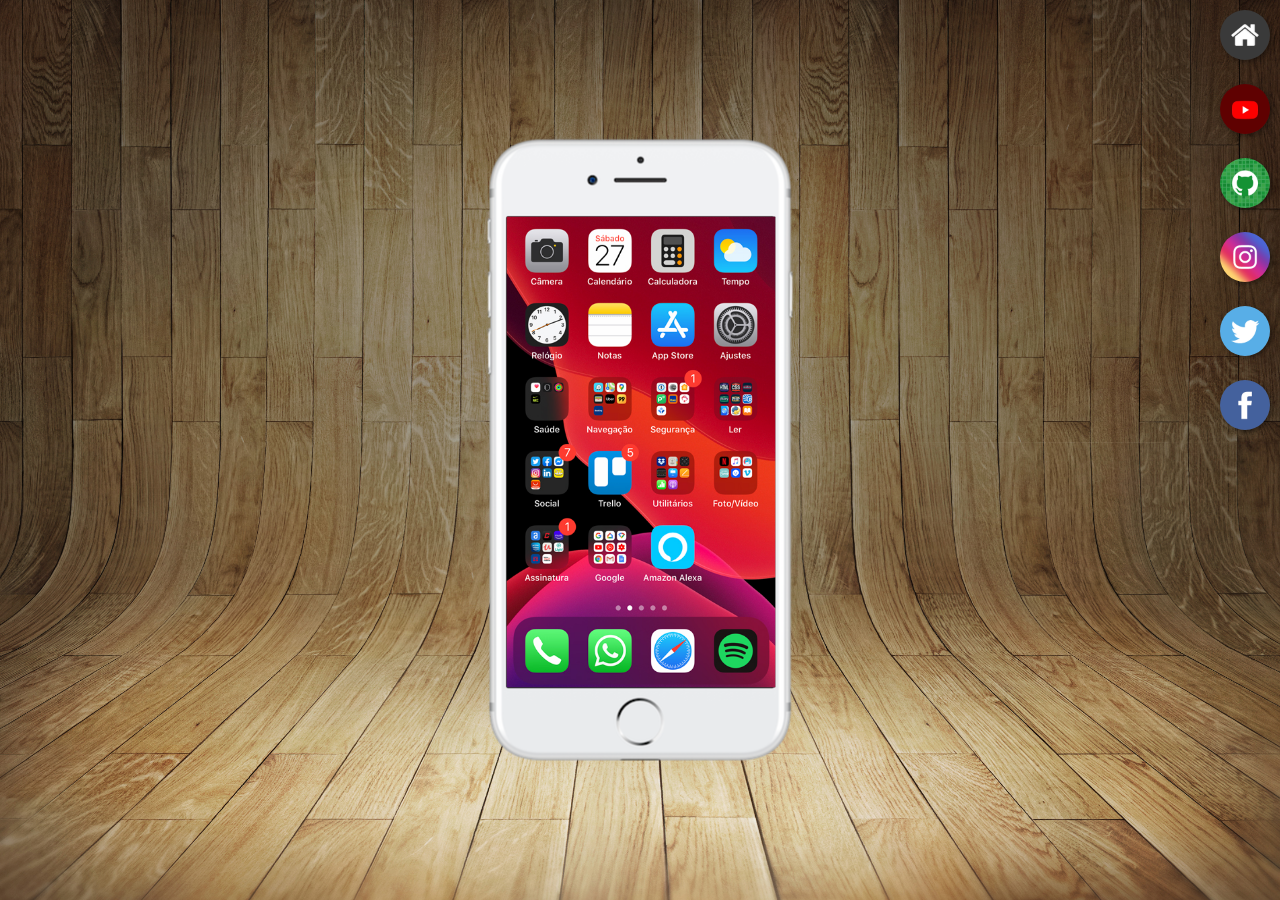
<file: index.html>
<!DOCTYPE html>
<html lang="pt-br">
<head>
    <meta charset="UTF-8">
    <meta name="viewport" content="width=device-width, initial-scale=1.0">
    <link rel="shortcut icon" href="favicon.ico" type="image/x-icon">
    <link rel="stylesheet" href="estilos/style.css">
    <title>Projeto Redes Sociais</title>
</head>
<body>
    <main>
        <section id="telefone">
            <iframe src="home.html" name="tela" id="tela" frameborder="0"></iframe>
        </section>
        <section id="redes-sociais">
            <a href="home.html" target="tela"><img src="imagens/logo-home.jpg" alt="home"></a><br>
            <a href="youtube.html" target="tela"><img src="imagens/logo-youtube.jpg" alt="youtube"></a><br>
            <a href="github.html" target="tela"><img src="imagens/logo-github.jpg" alt="github"></a><br>
            <a href="instagram.html" target="tela"><img src="imagens/logo-instagram.jpg" alt="instagram"></a><br>
            <a href="twitter.html" target="tela"><img src="imagens/logo-twitter.jpg" alt="twitter"></a><br>
            <a href="facebbok.html" target="tela"><img src="imagens/logo-facebook.jpg" alt="facebook"></a>
        </section>
    </main>
</body>
</html>
</file>
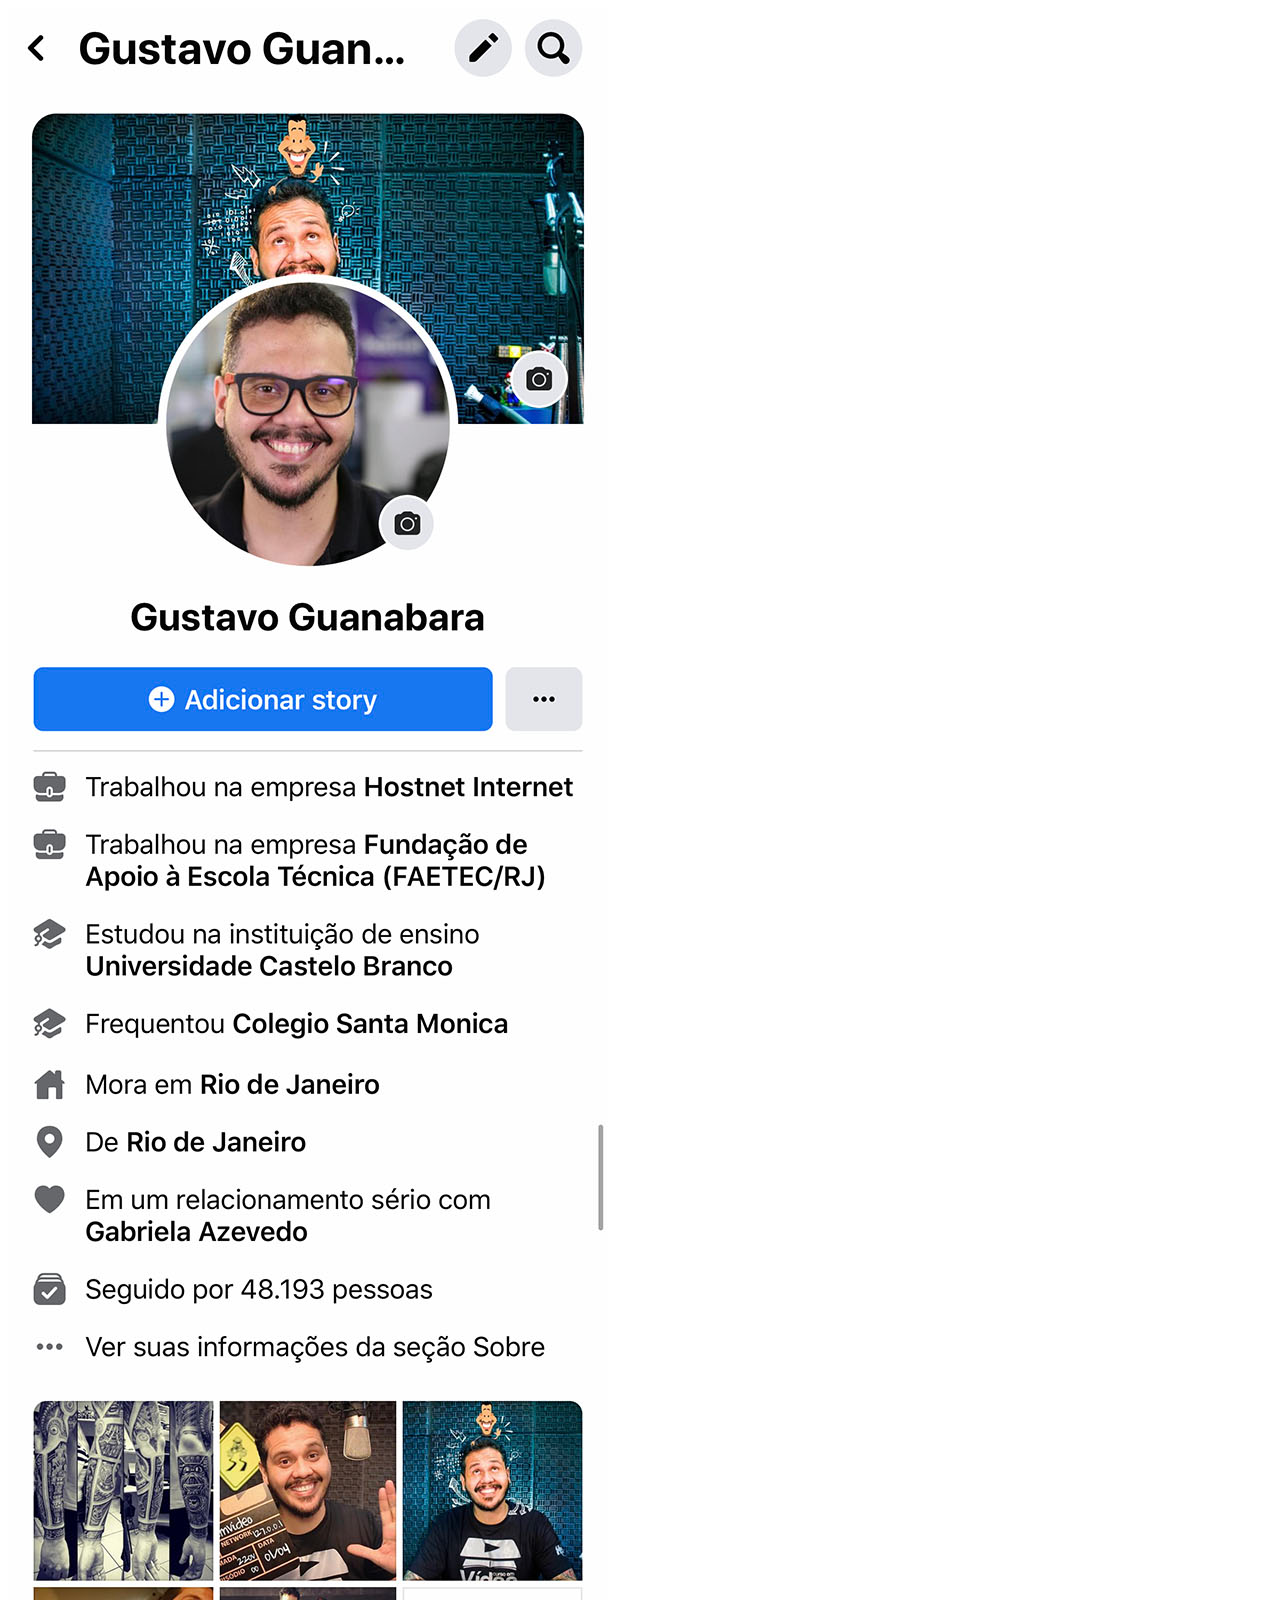
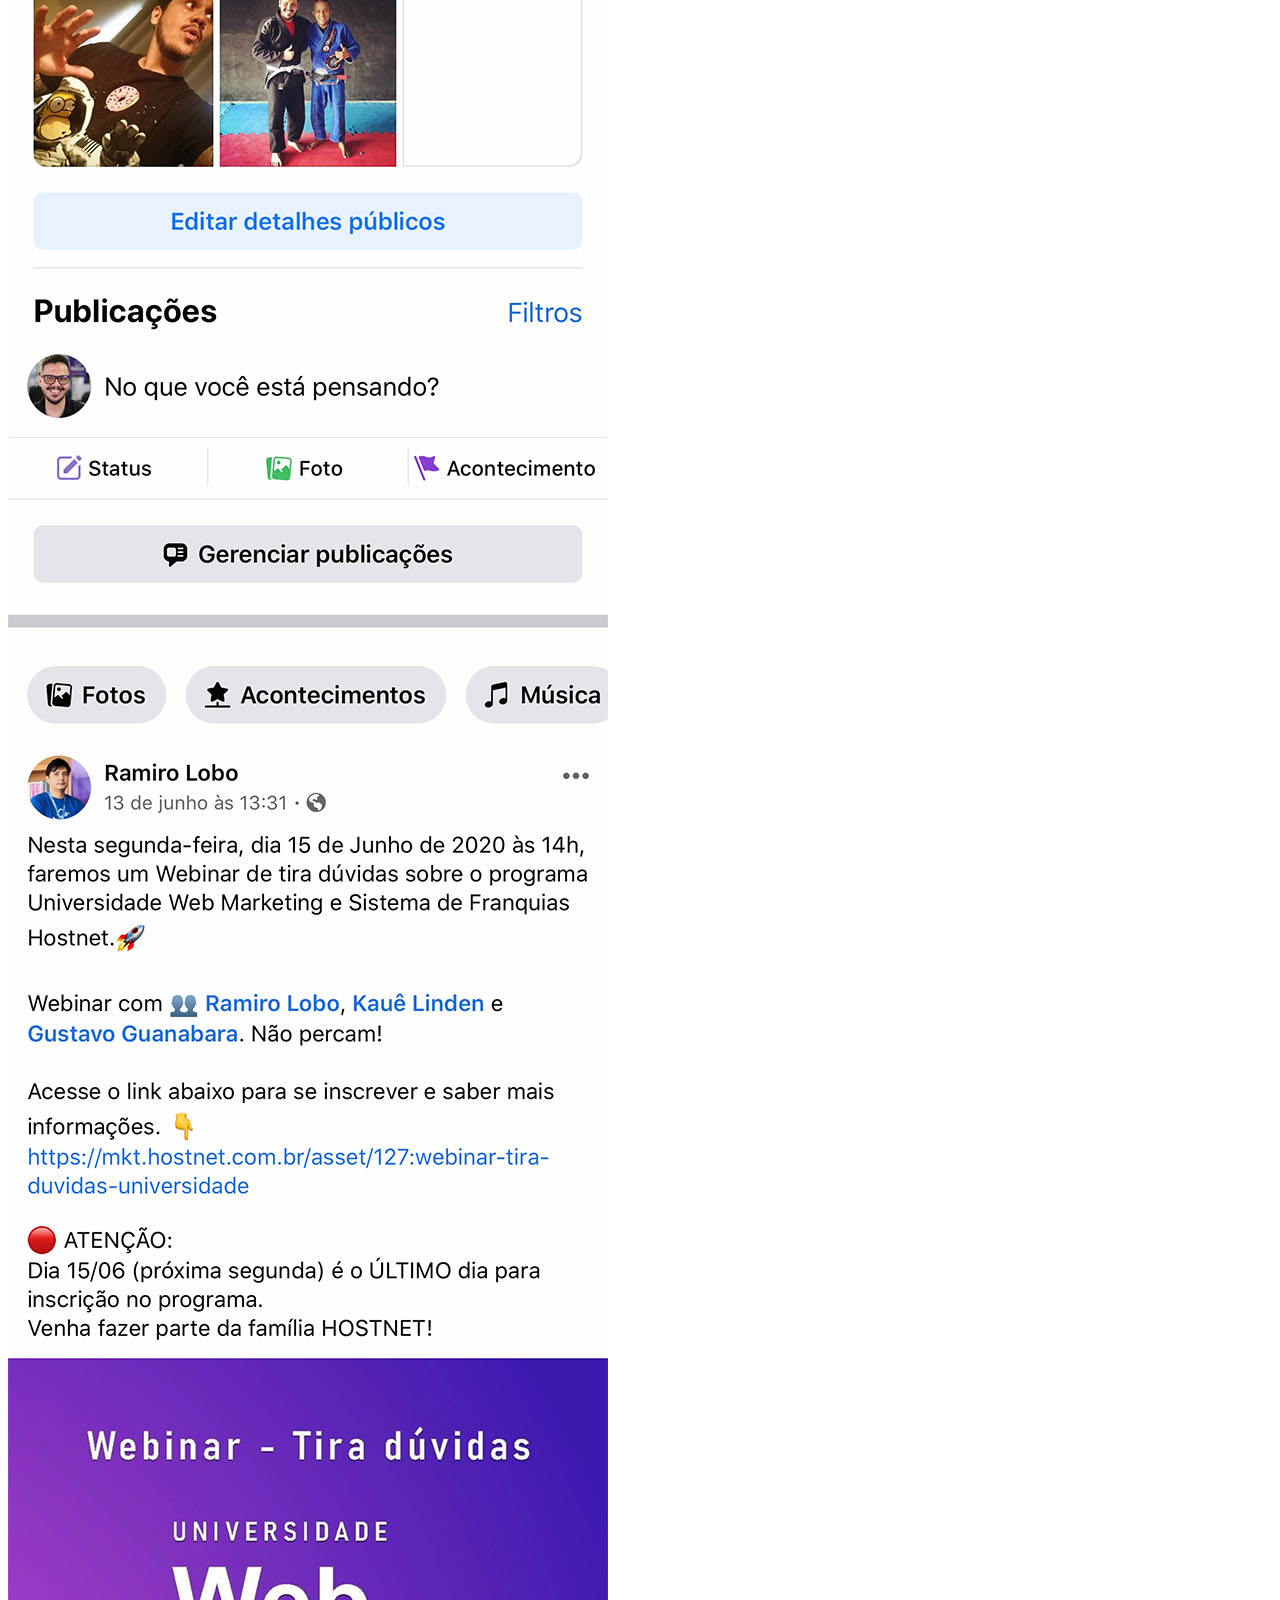
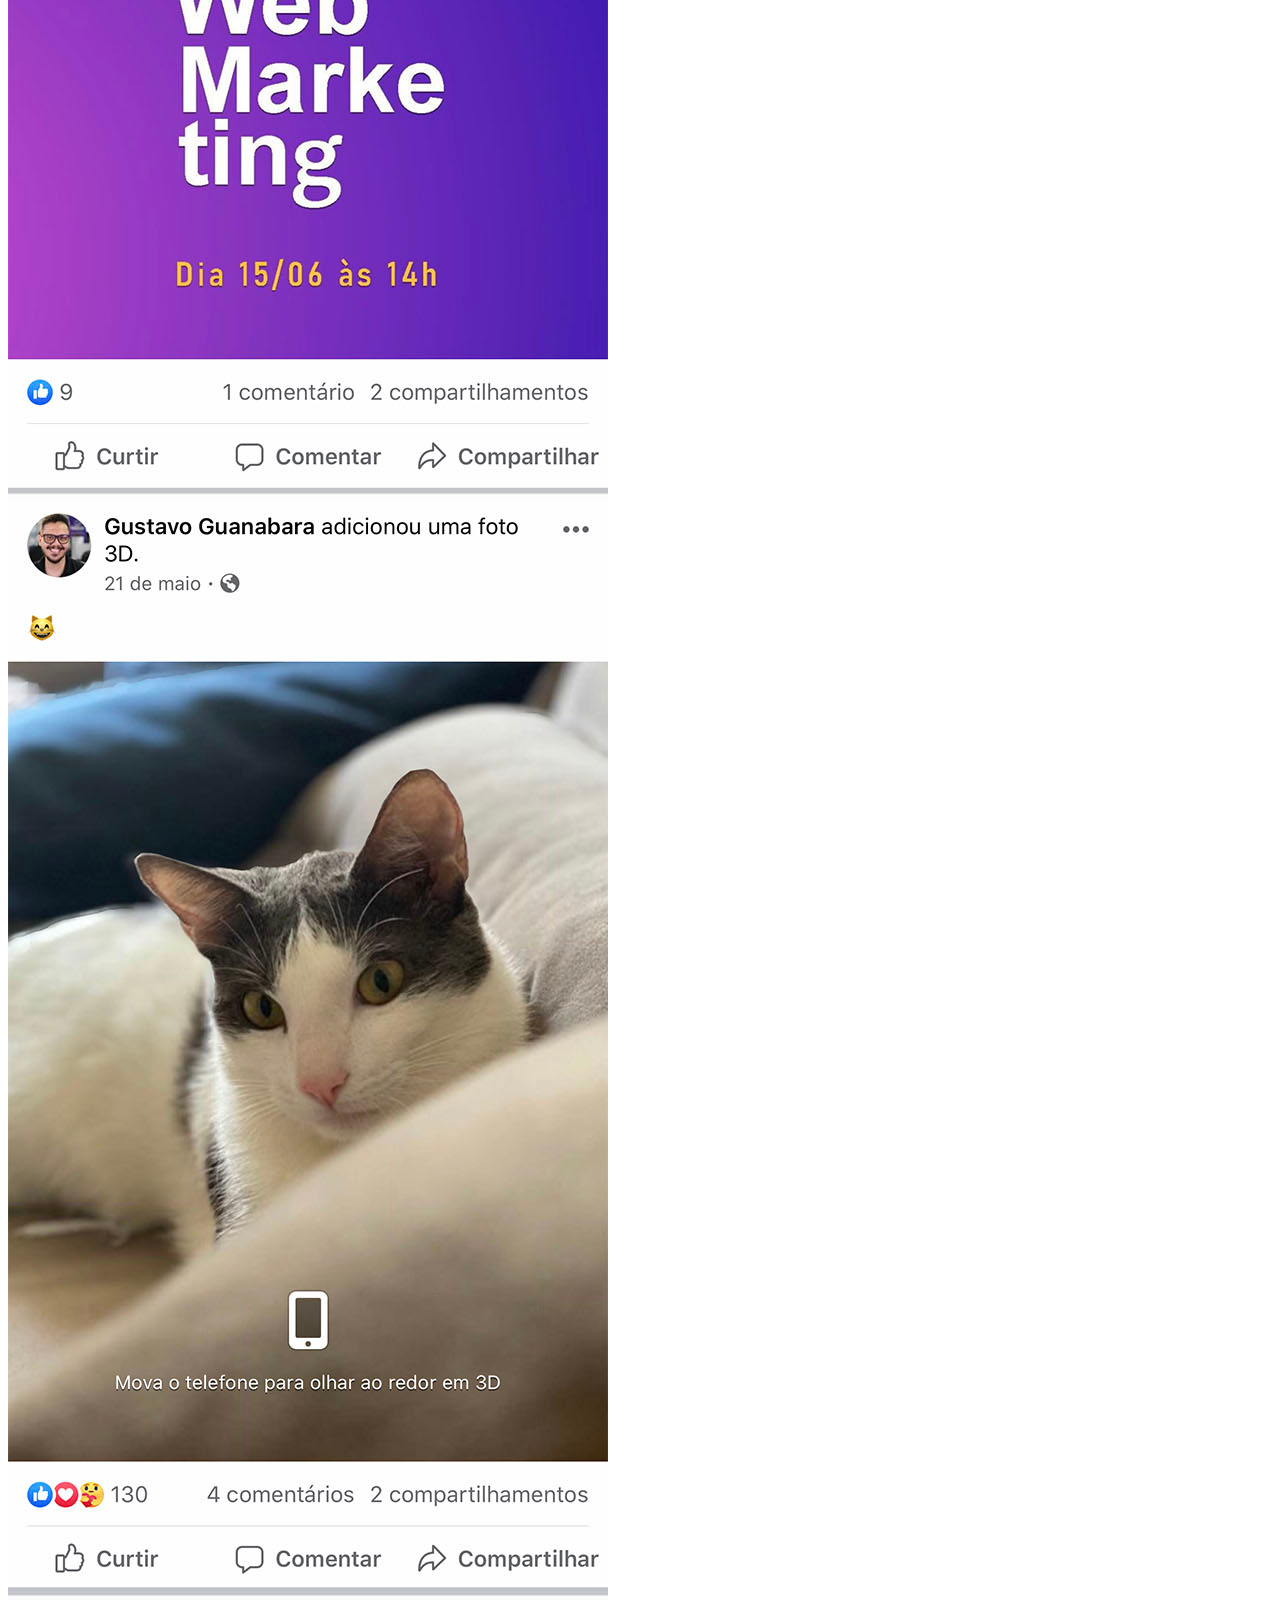
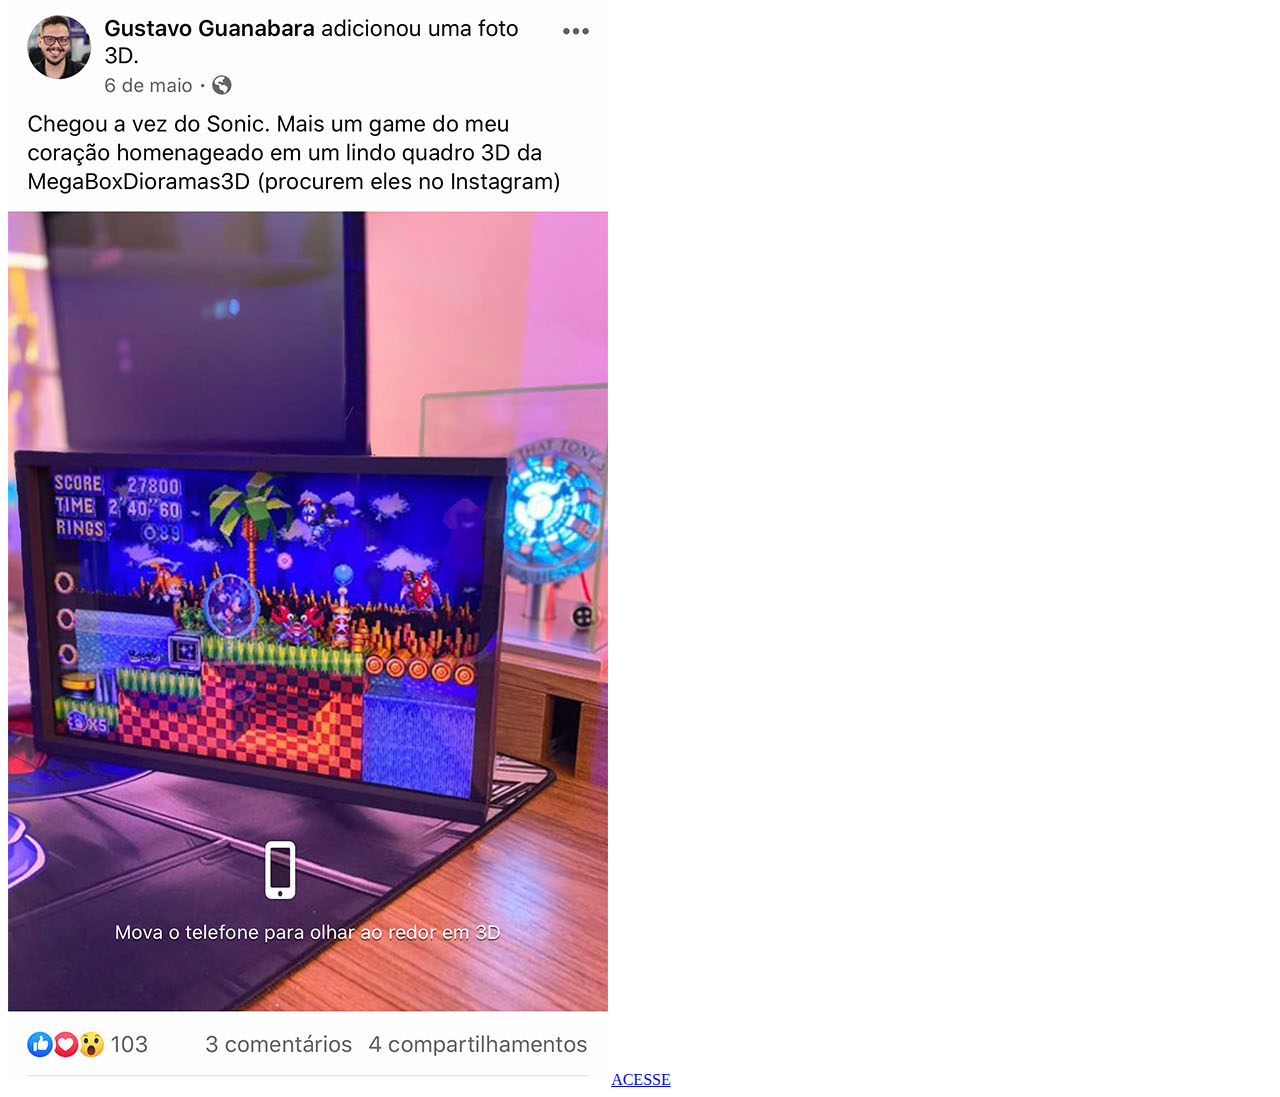
<file: facebbok.html>
<!DOCTYPE html>
<html lang="pt-br">
<head>
    <meta charset="UTF-8">
    <meta name="viewport" content="width=device-width, initial-scale=1.0">
    <title>Facebbok</title>
</head>
<body>
    <img src="imagens/tela-facebook.jpg" alt="Facebbok">
    <a href="https://www.facebook.com/gustavoguanabara/" target="_blank">ACESSE</a>
</body>
</html>
</file>
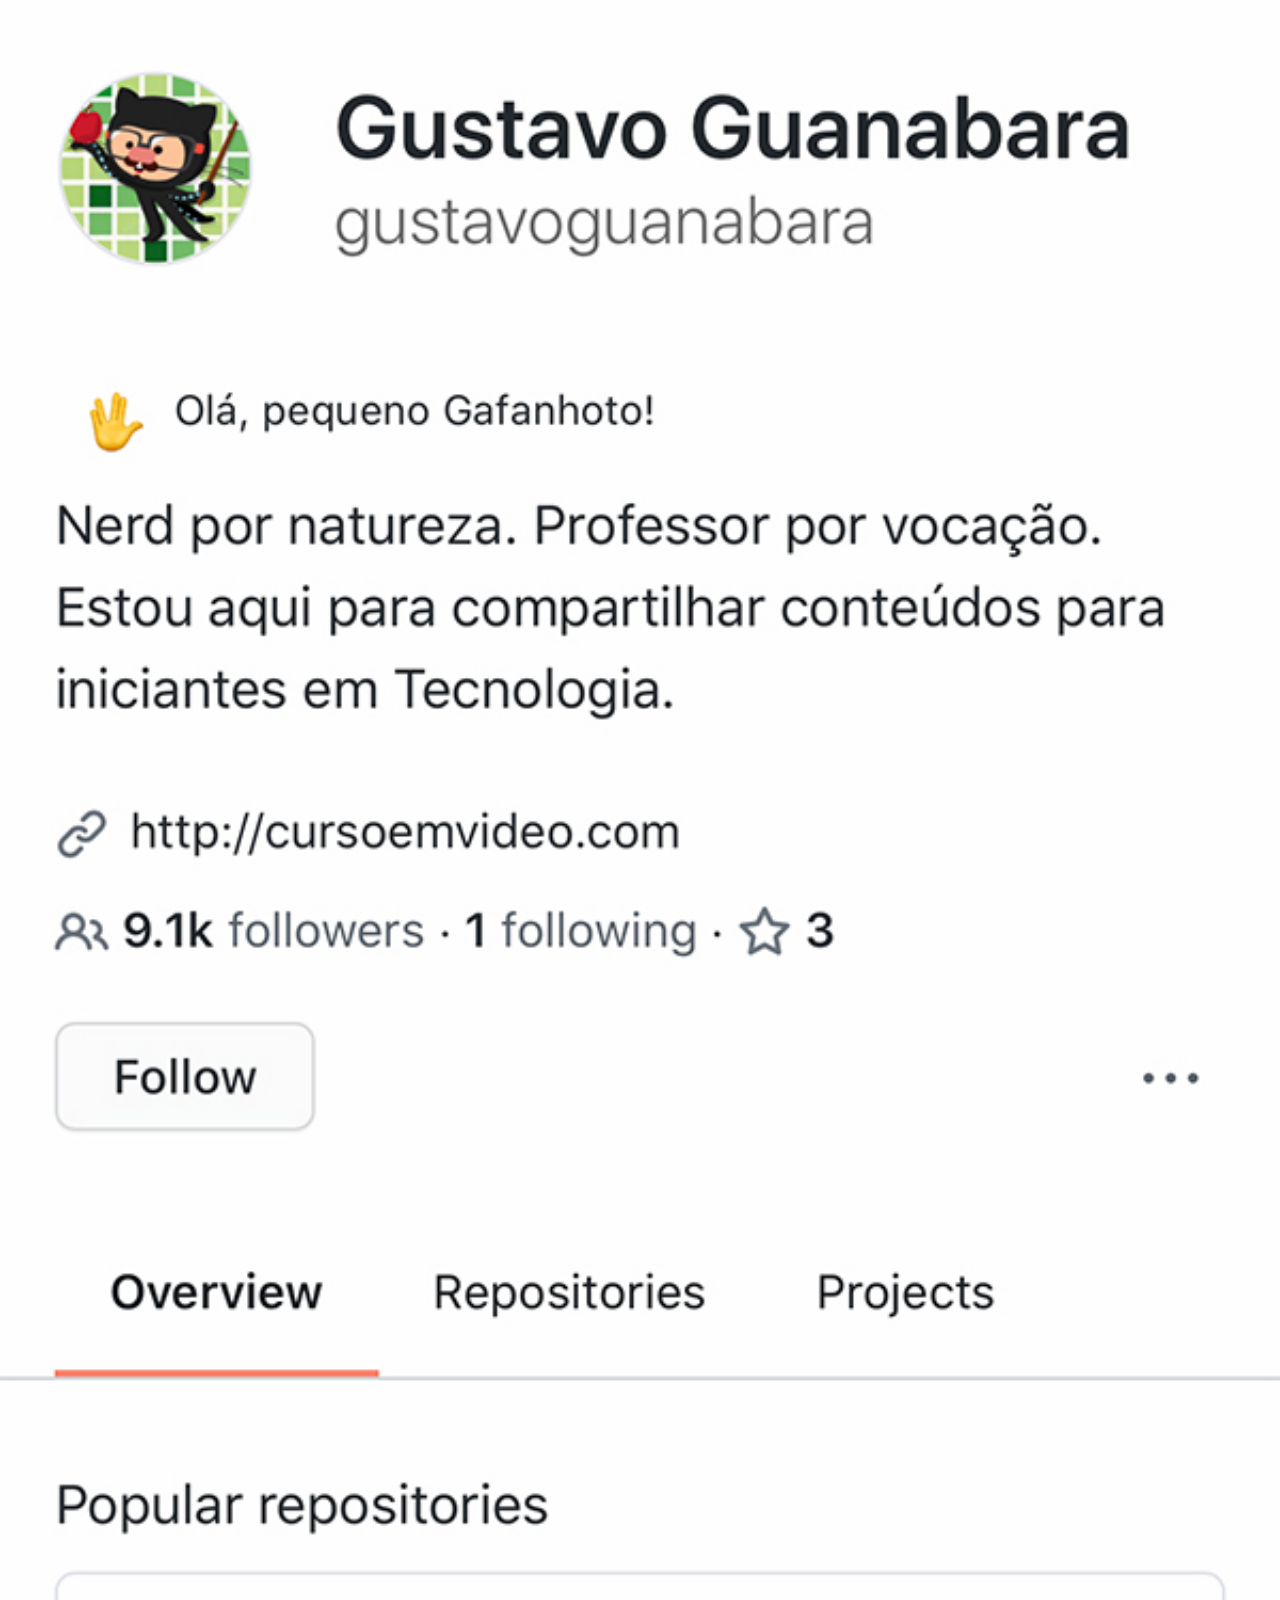
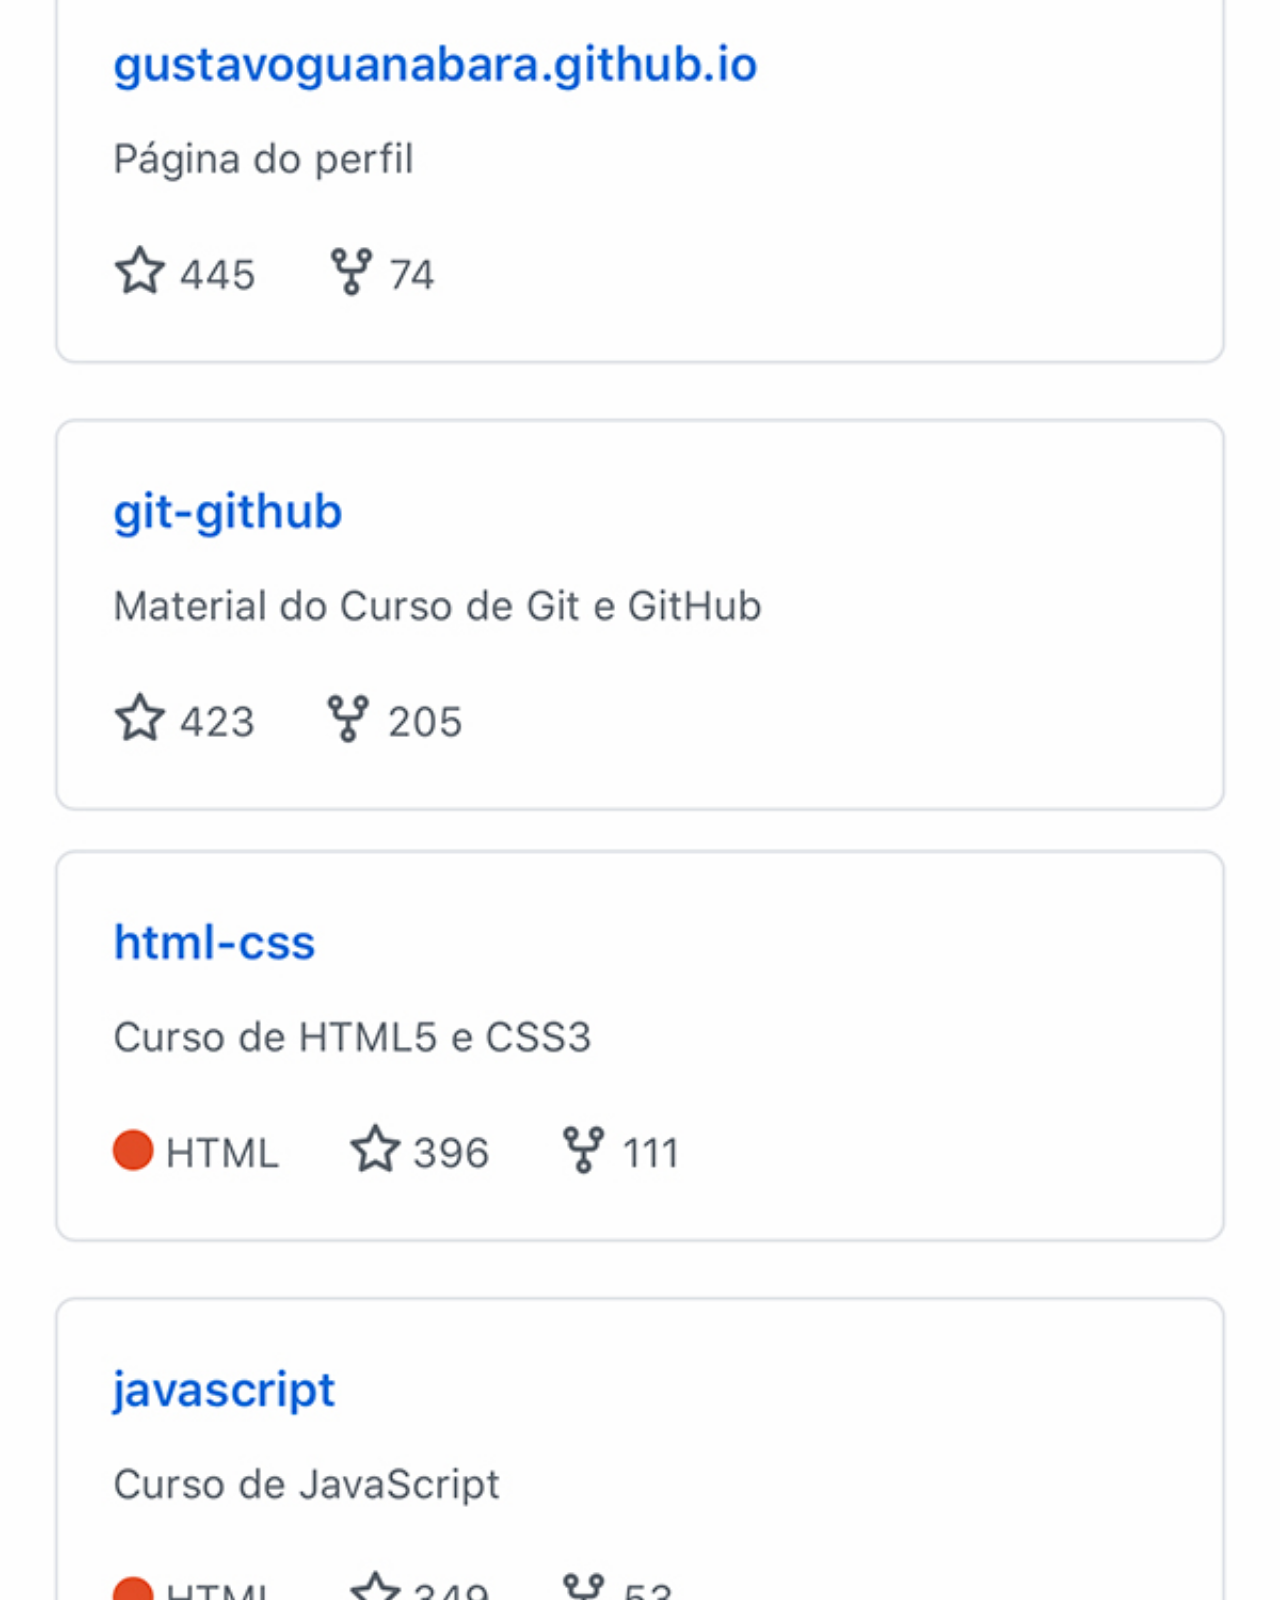
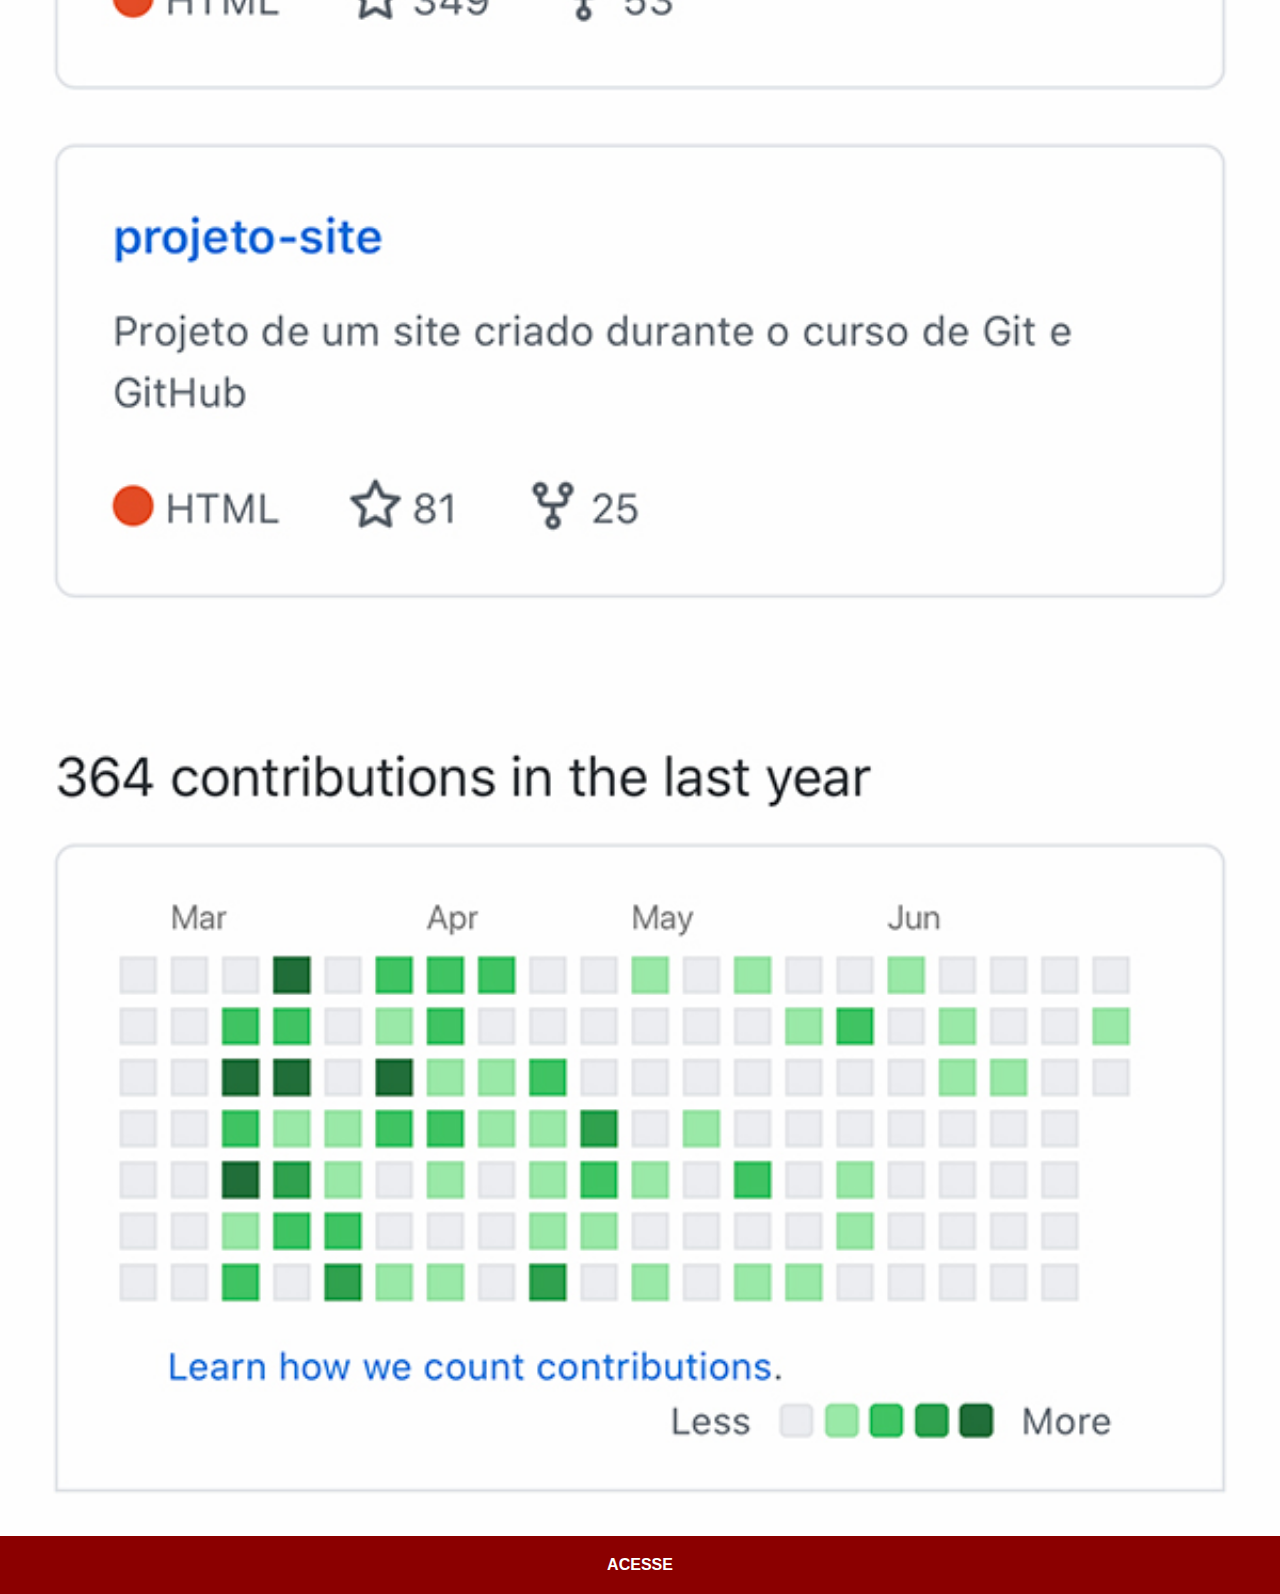
<file: github.html>
<!DOCTYPE html>
<html lang="pt-br">
<head>
    <meta charset="UTF-8">
    <meta name="viewport" content="width=device-width, initial-scale=1.0">
    <title>GitHub</title>
    <link rel="stylesheet" href="estilos/social.css">
</head>
<body>
    <img src="imagens/tela-github.jpg" alt="GitHub">
    <a href="https://github.com/gustavoguanabara" target="_blank">ACESSE</a>
</body>
</html>
</file>
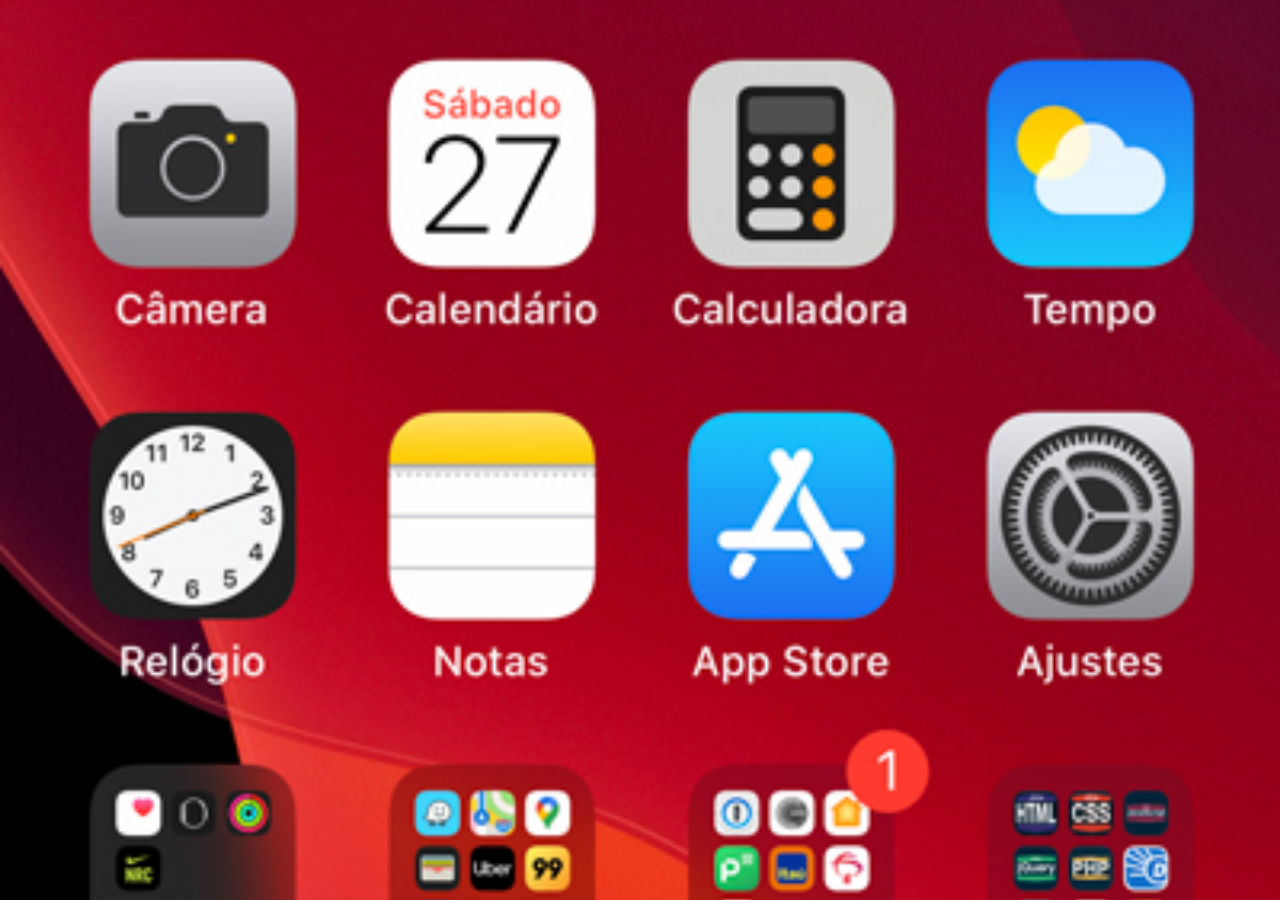
<file: home.html>
<!DOCTYPE html>
<html lang="pt-br">
<head>
    <meta charset="UTF-8">
    <meta name="viewport" content="width=device-width, initial-scale=1.0">
    <title>Home</title>
    <style>
        *{
            margin: 0px;
            border: 0px;
        }
        body{
            width: 100vw;
            height: 100vh;
            background: black url('imagens/tela-home.jpg') no-repeat top center;
            background-size: cover;
        }
    </style>
</head>
<body>
    
</body>
</html>
</file>
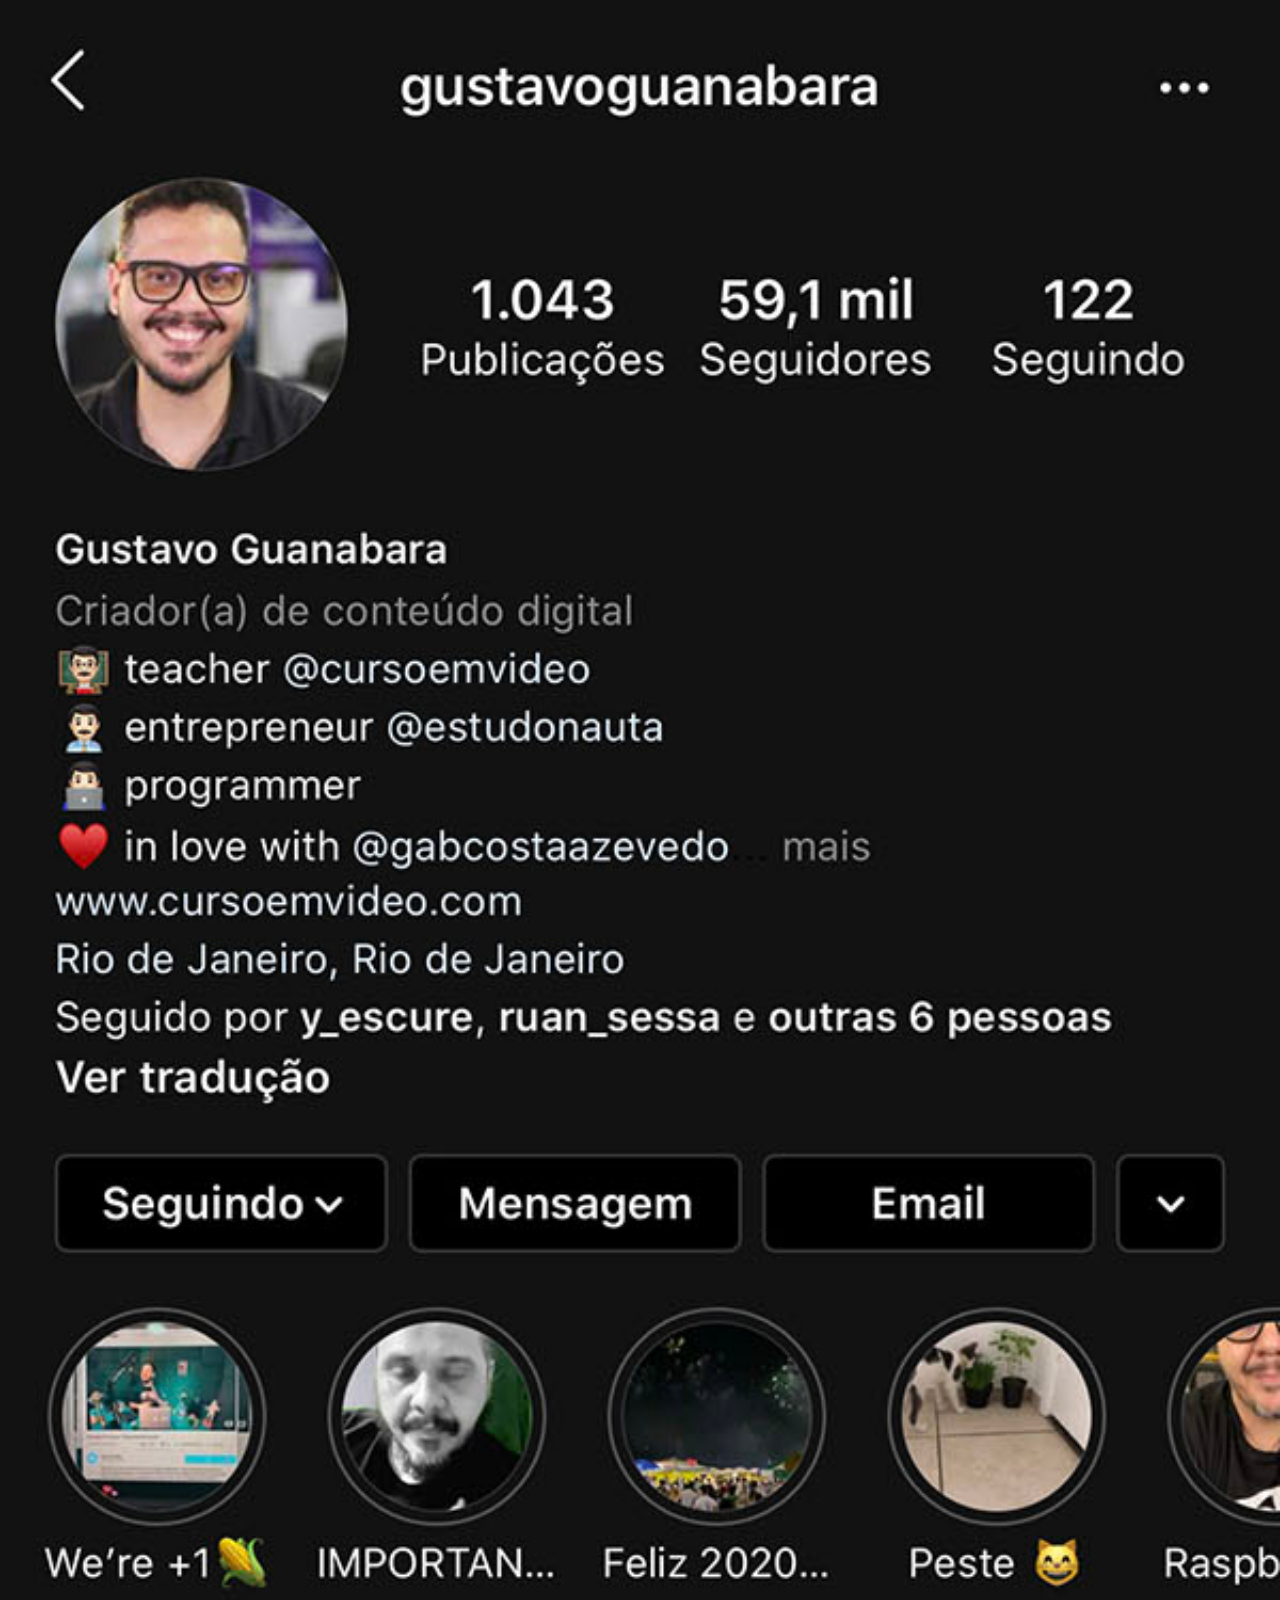
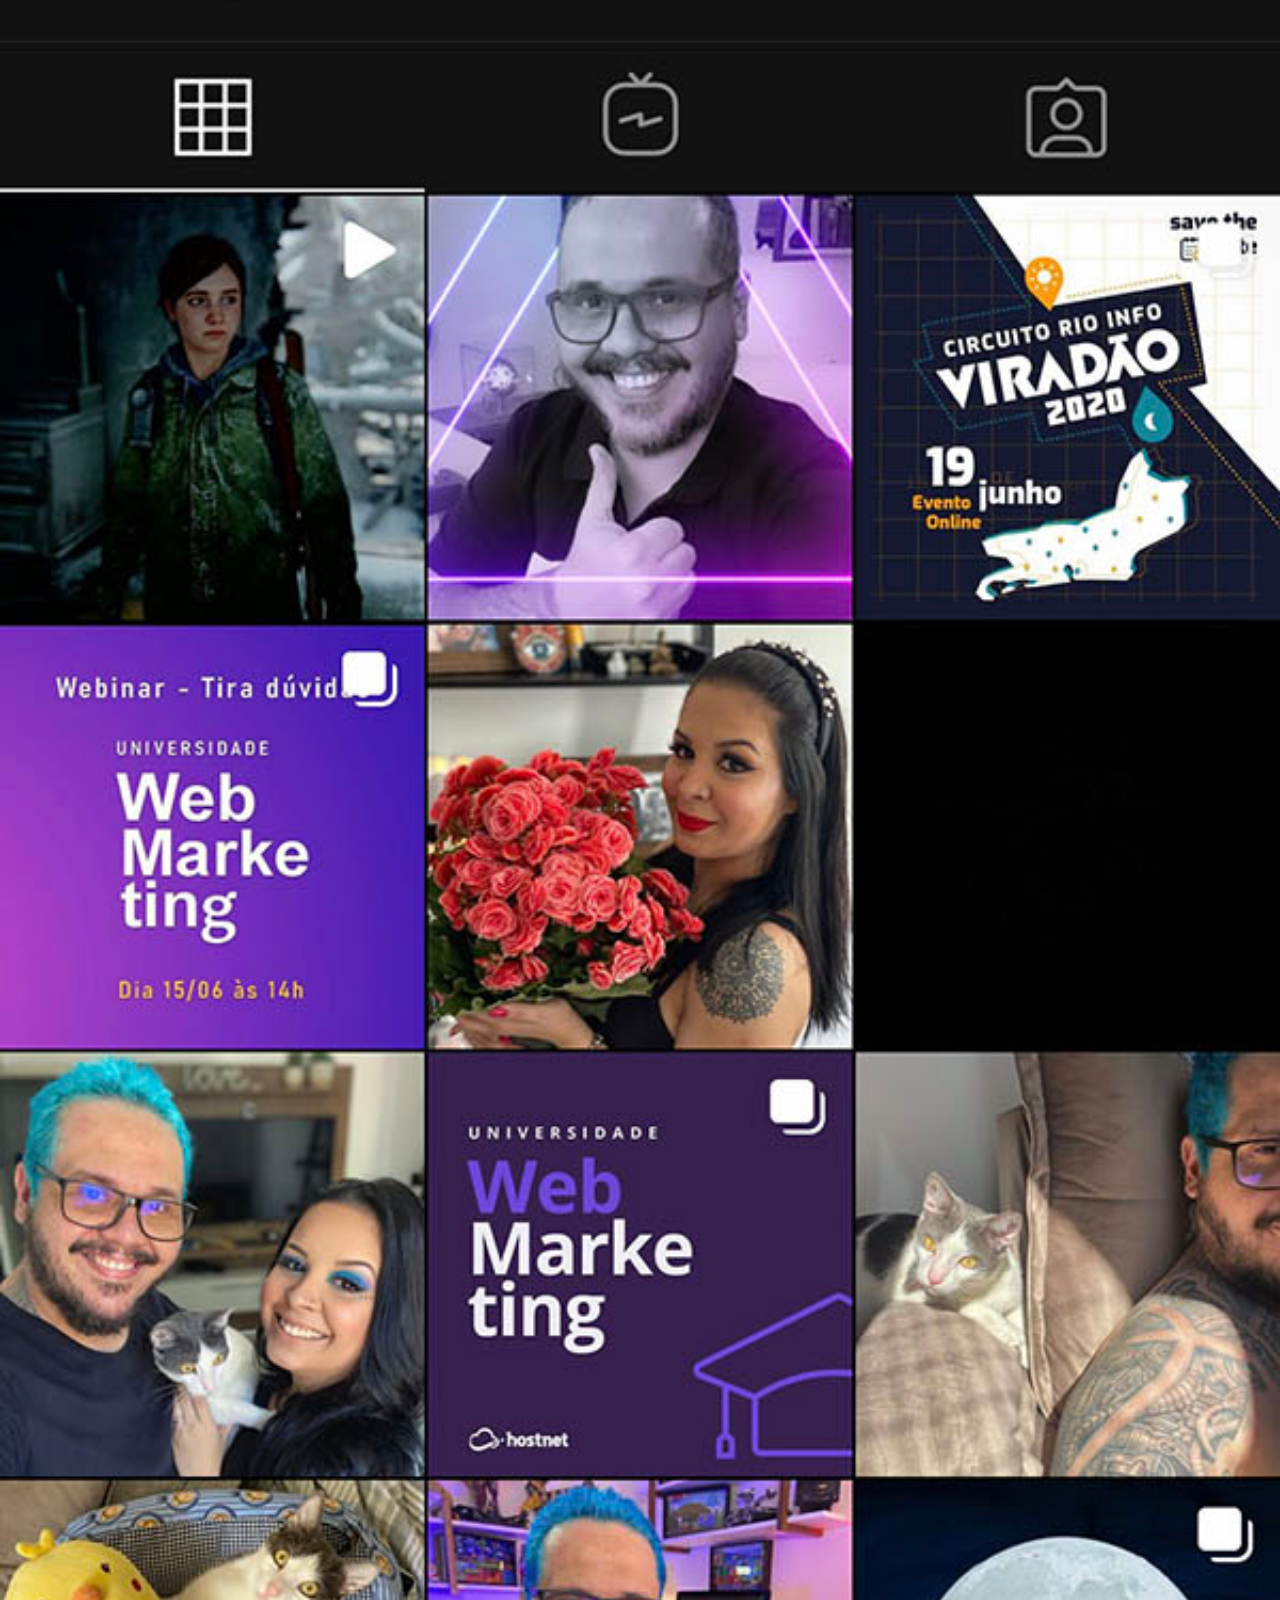
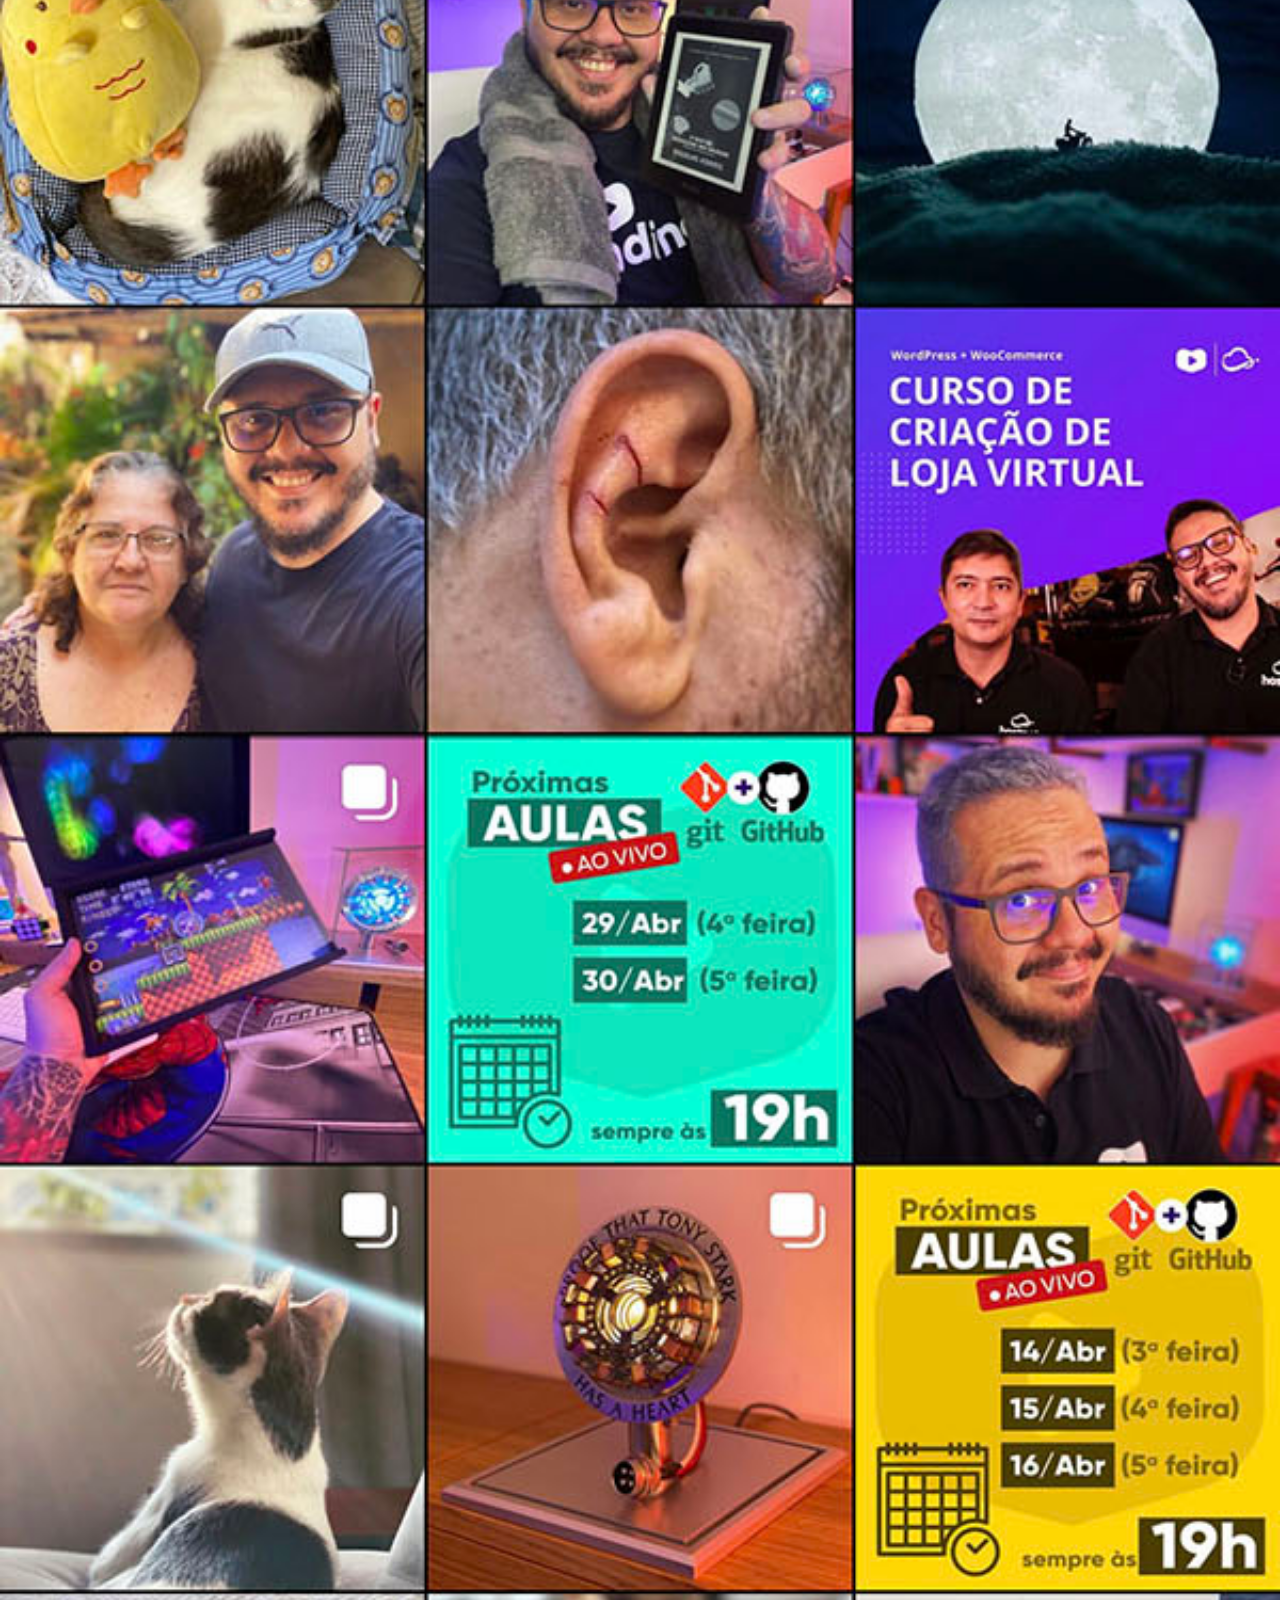
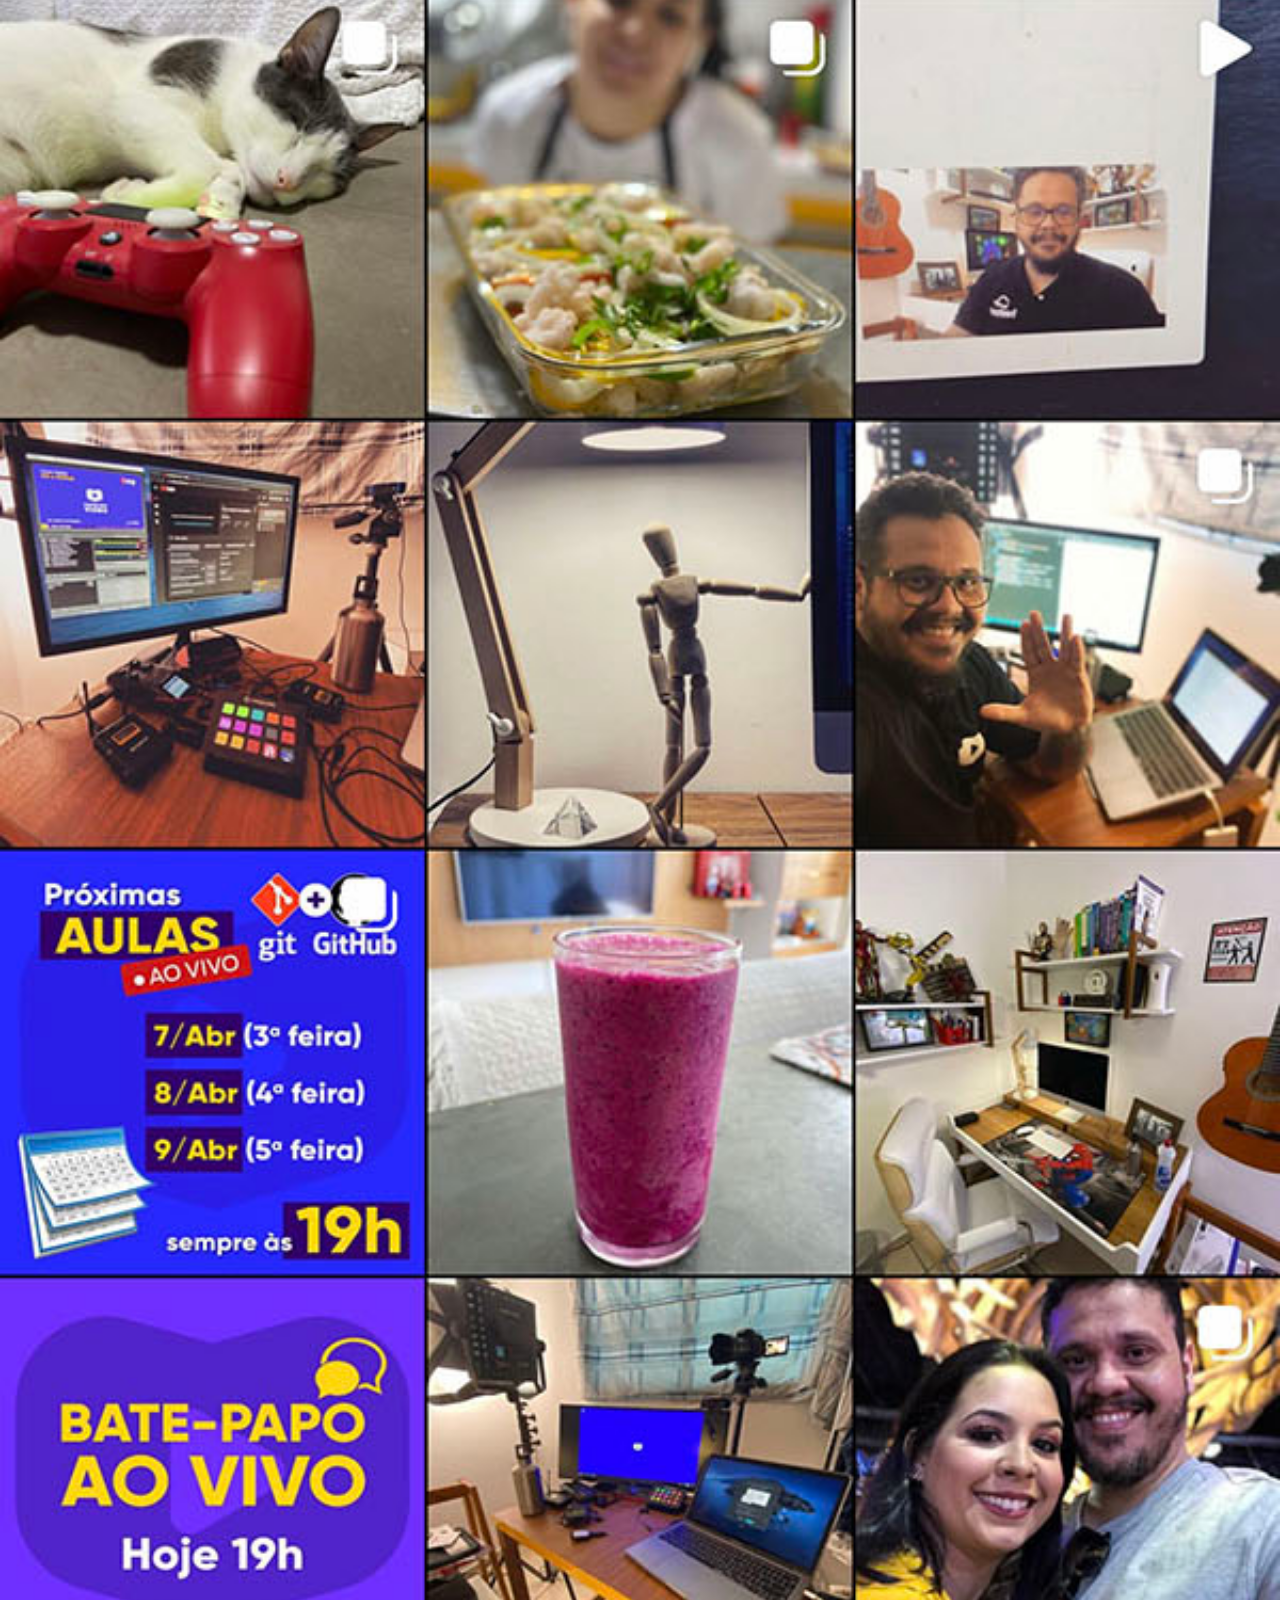
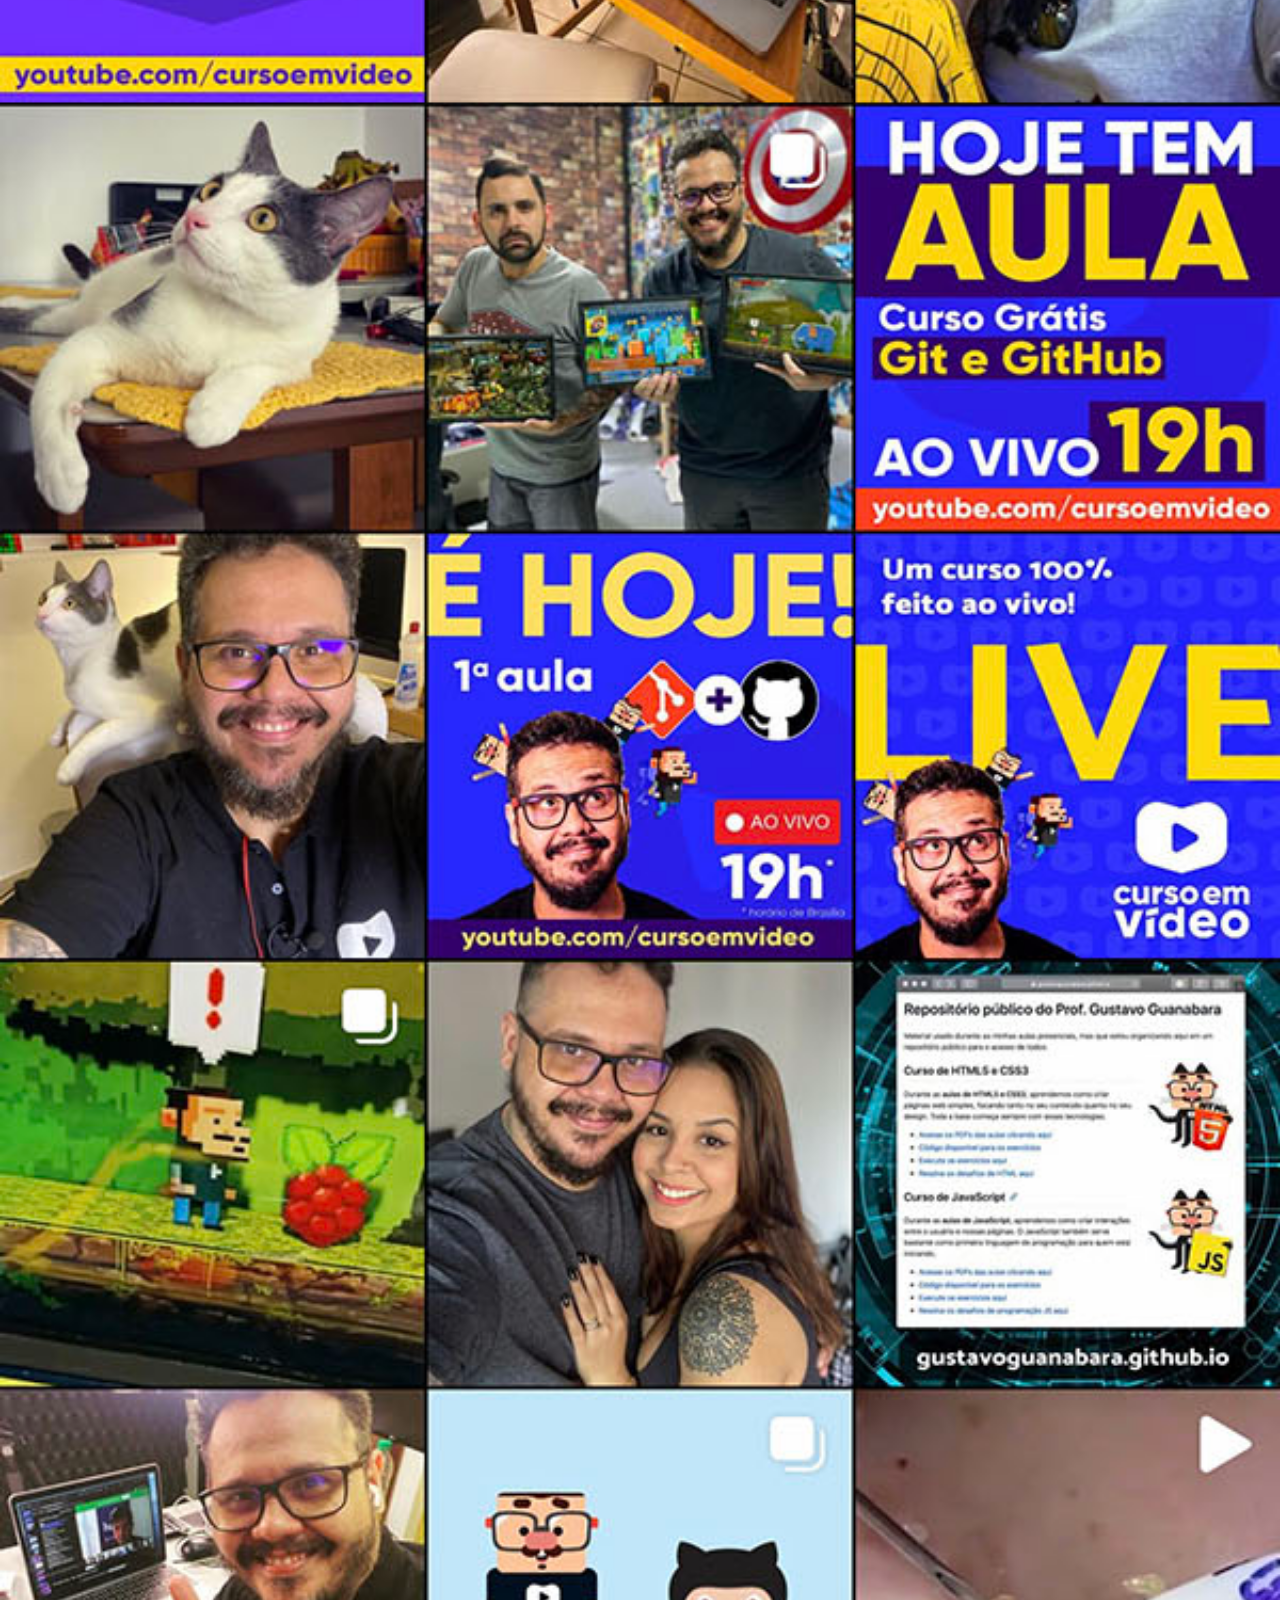
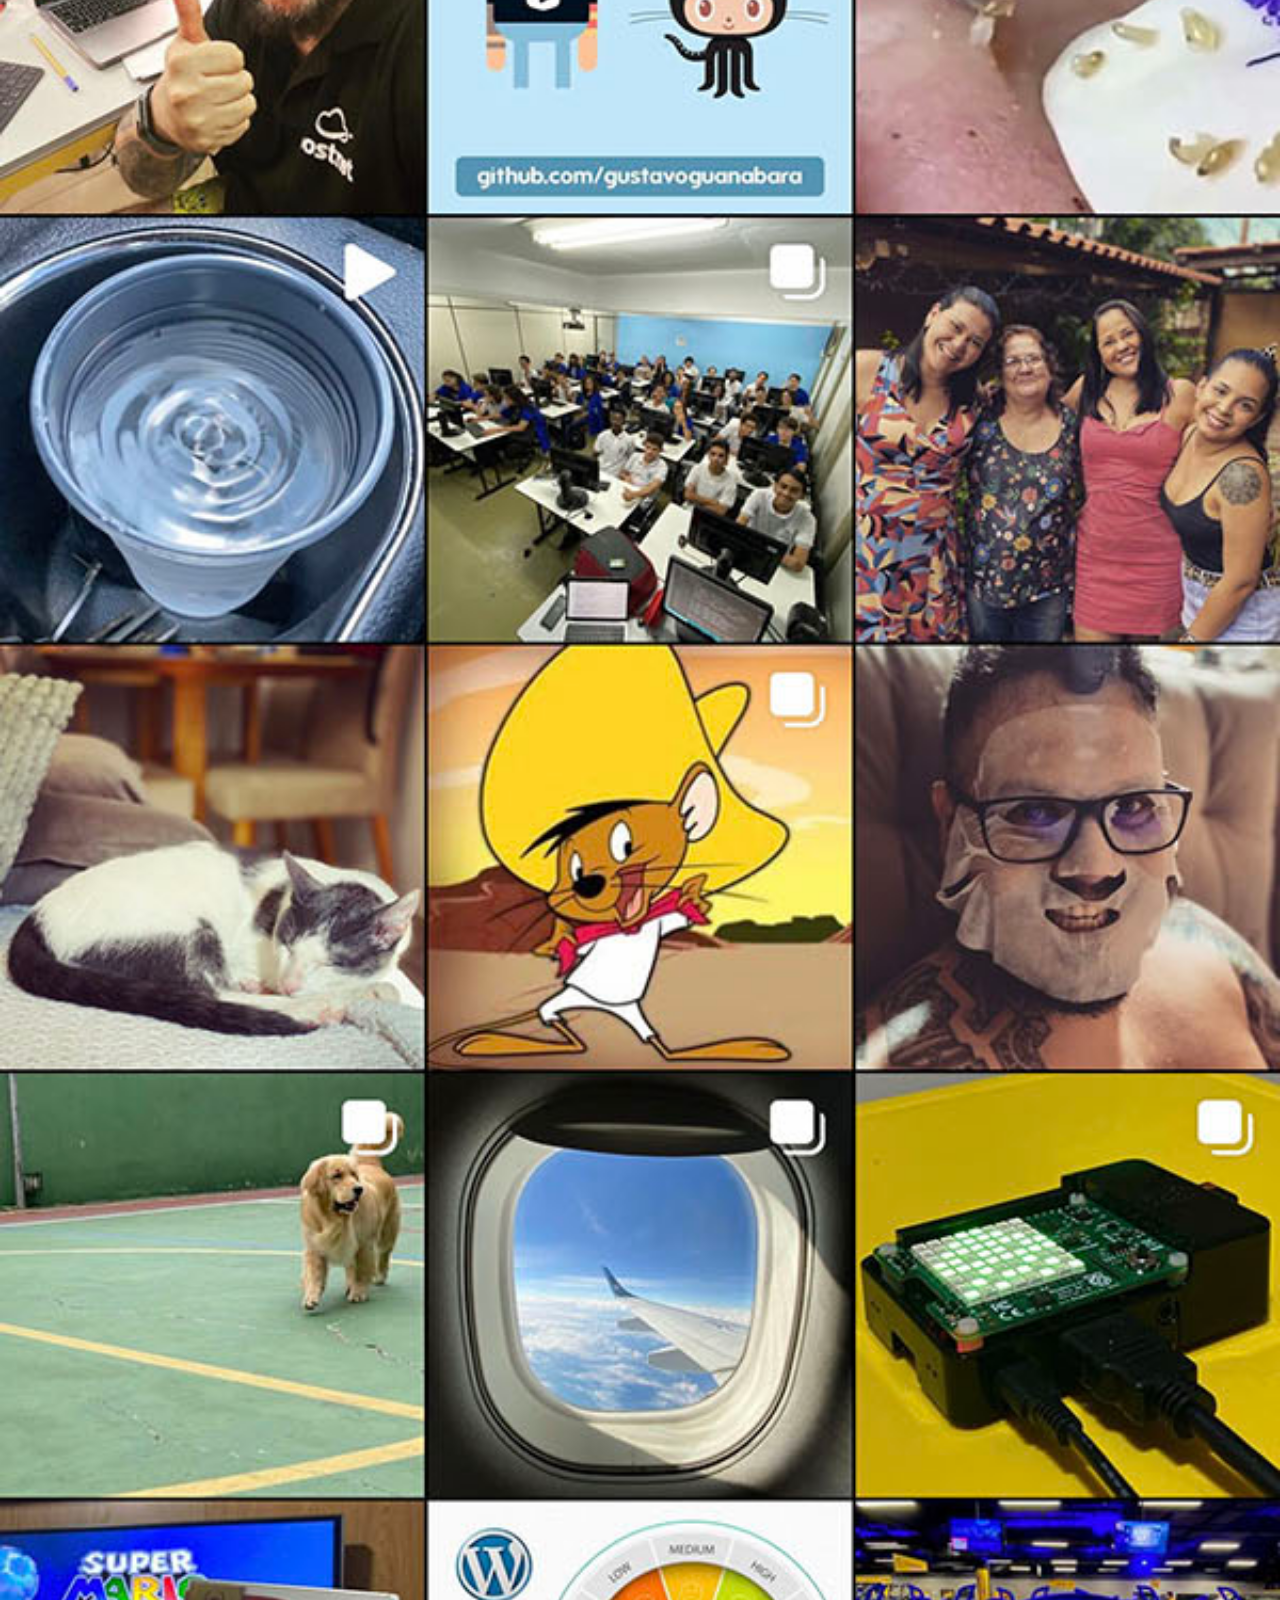
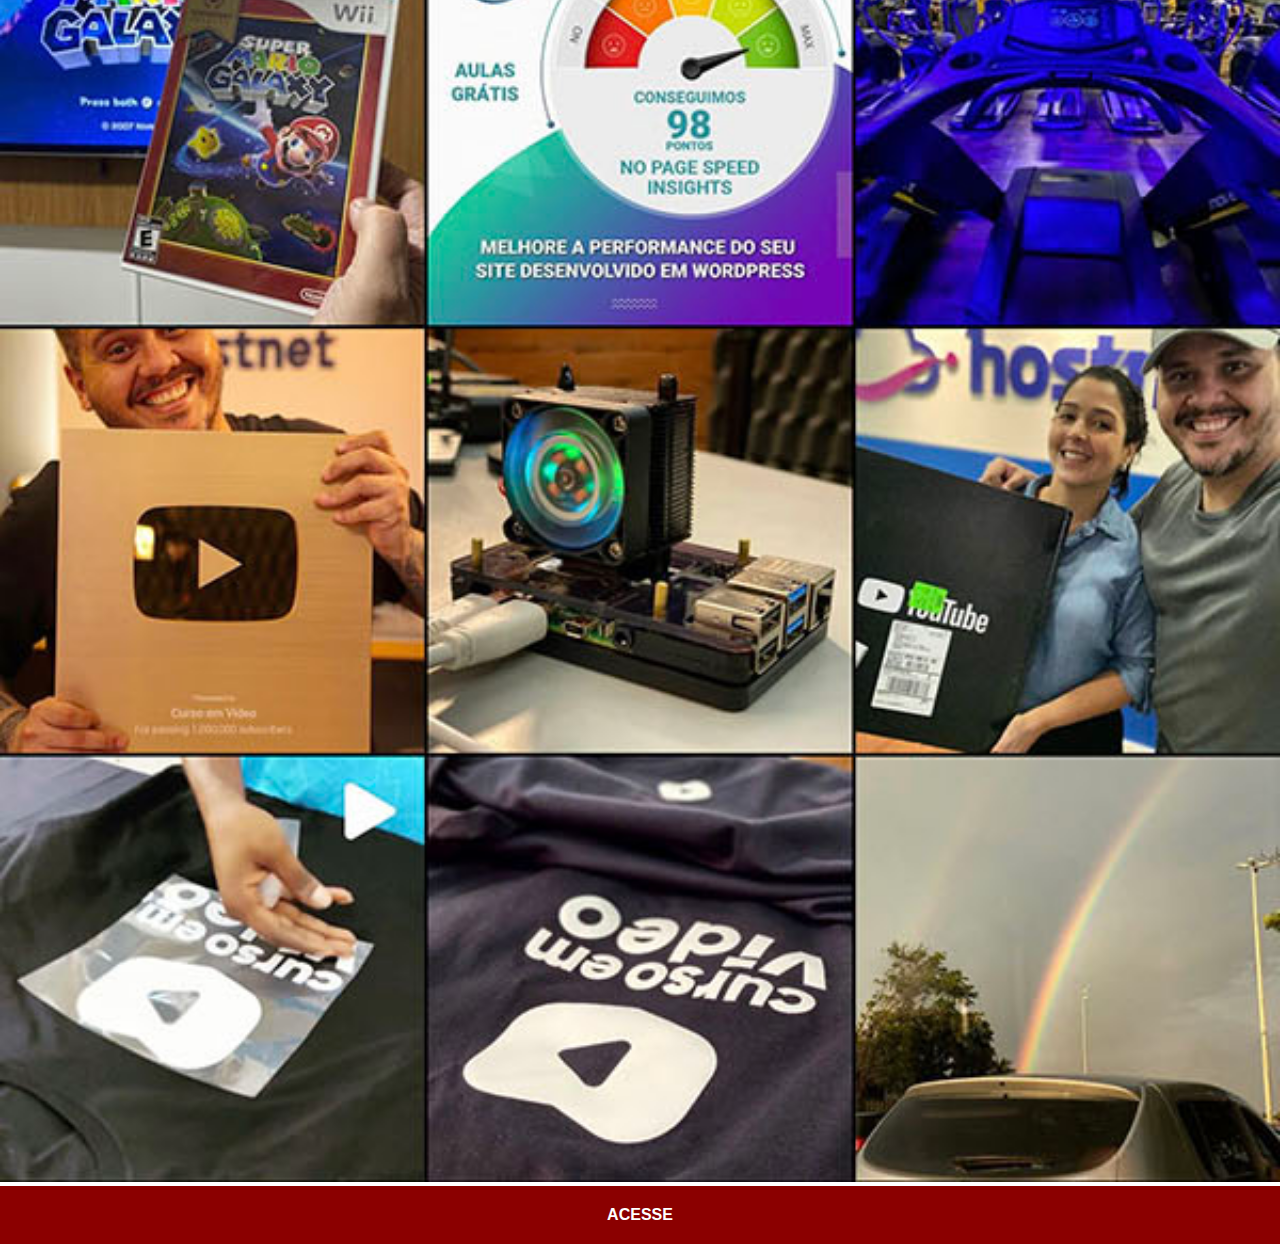
<file: instagram.html>
<!DOCTYPE html>
<html lang="pt-br">
<head>
    <meta charset="UTF-8">
    <meta name="viewport" content="width=device-width, initial-scale=1.0">
    <title>Instagram</title>
    <link rel="stylesheet" href="estilos/social.css">
</head>
<body>
    <img src="imagens/tela-instagram.jpg" alt="Instagram">
    <a href="https://www.instagram.com/gustavoguanabara/" target="_blank">ACESSE</a>
</body>
</html>
</file>
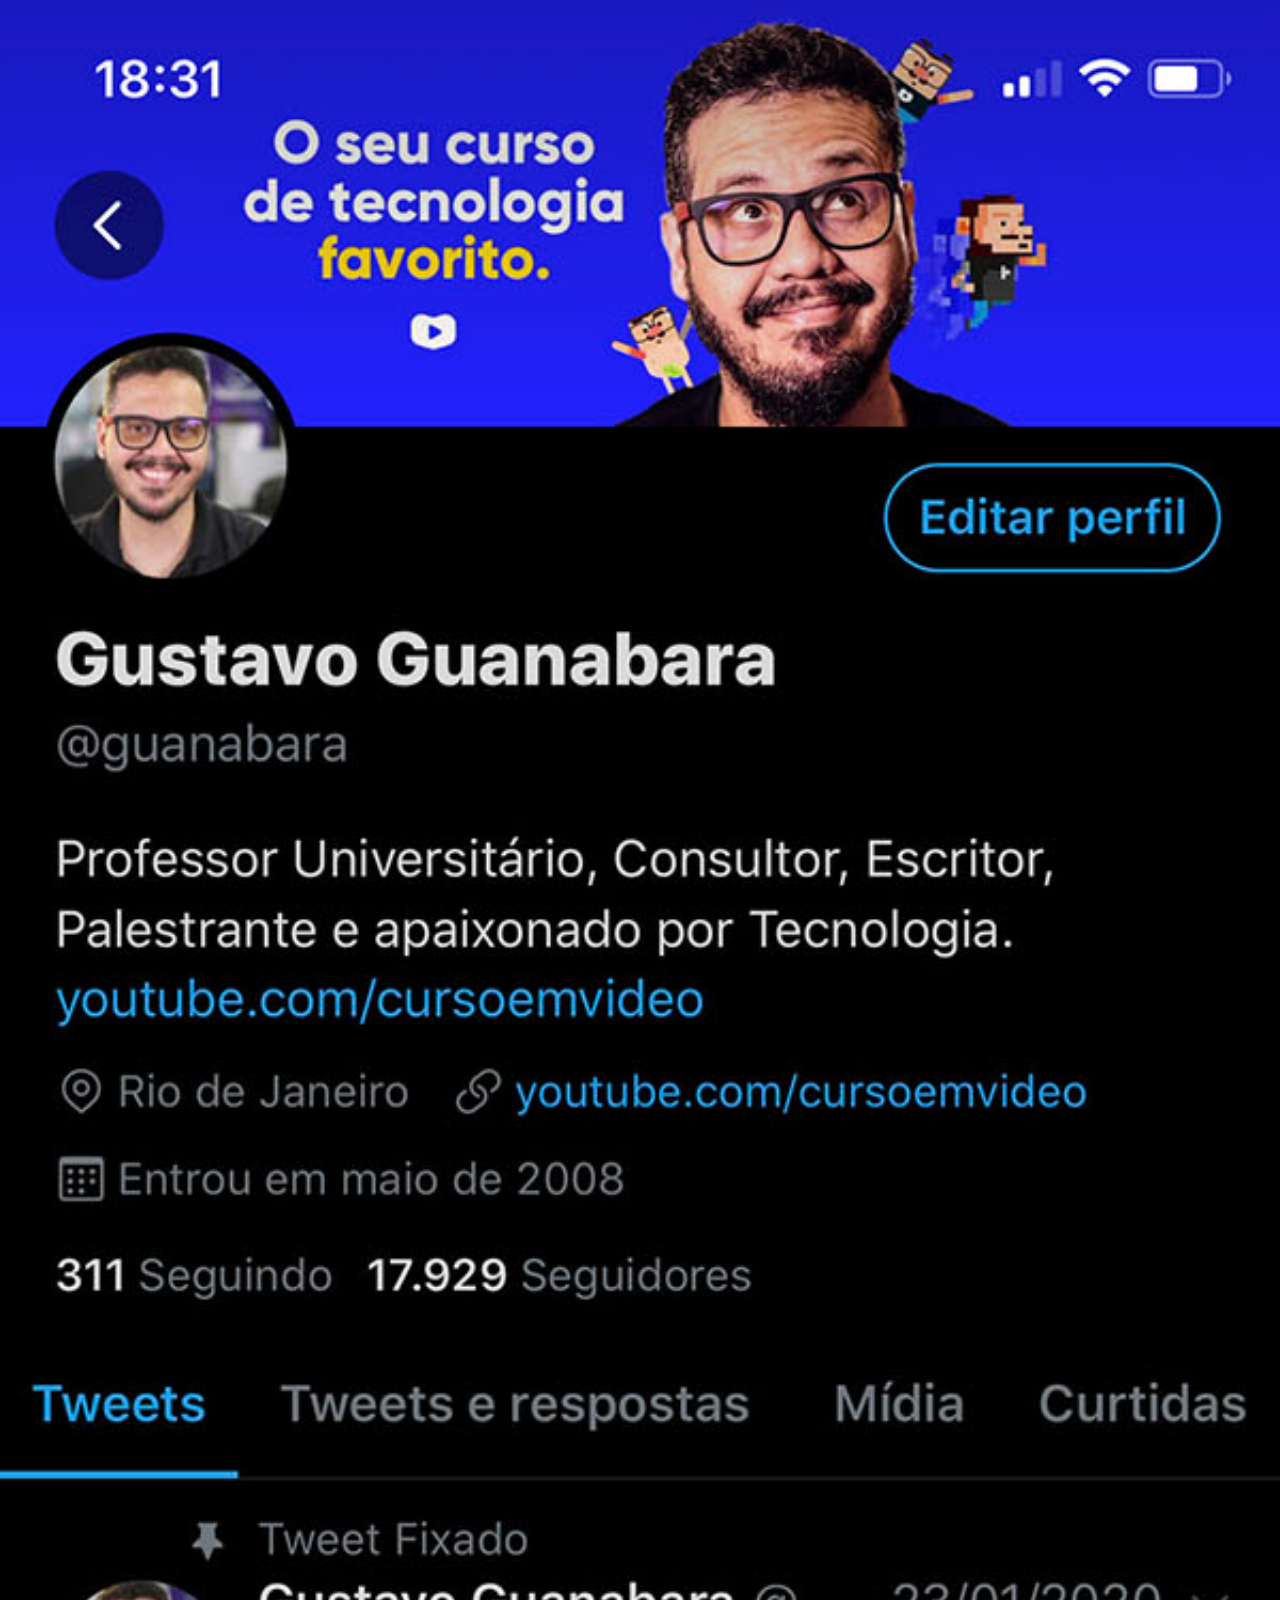
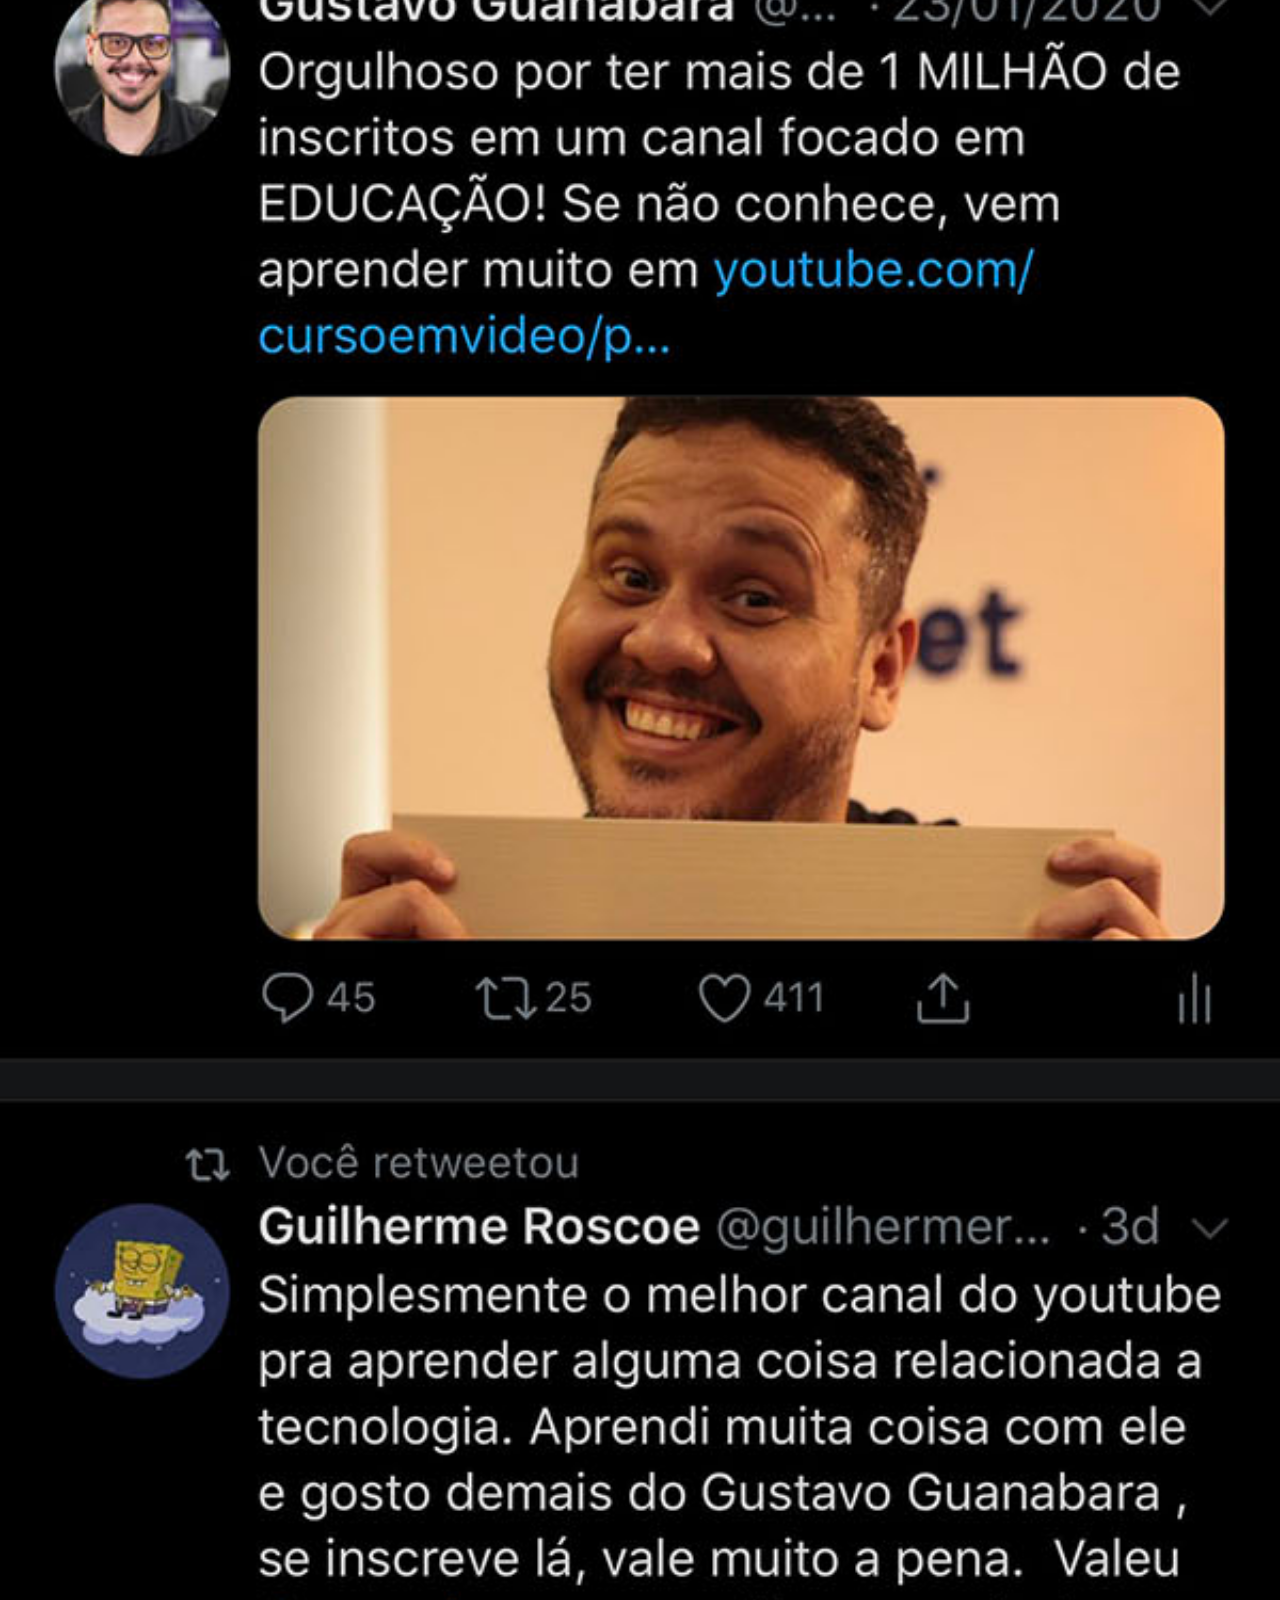
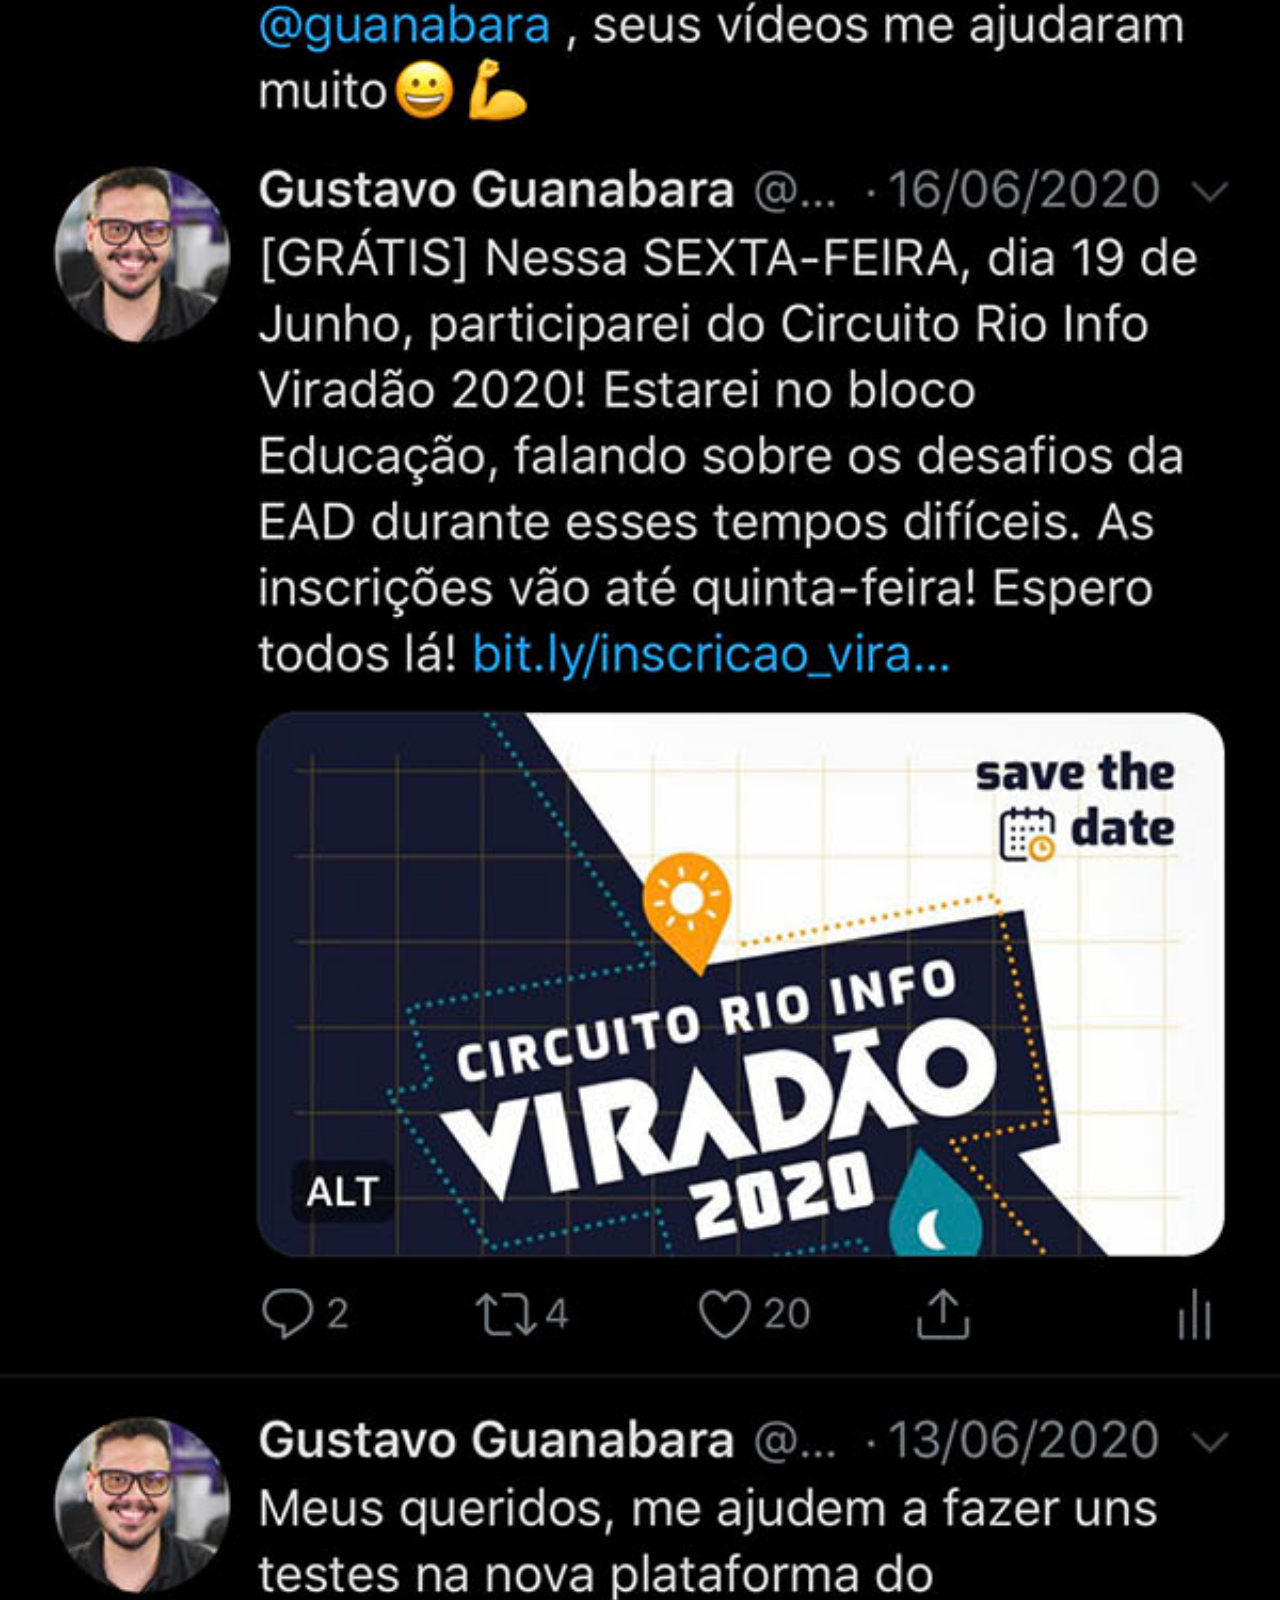
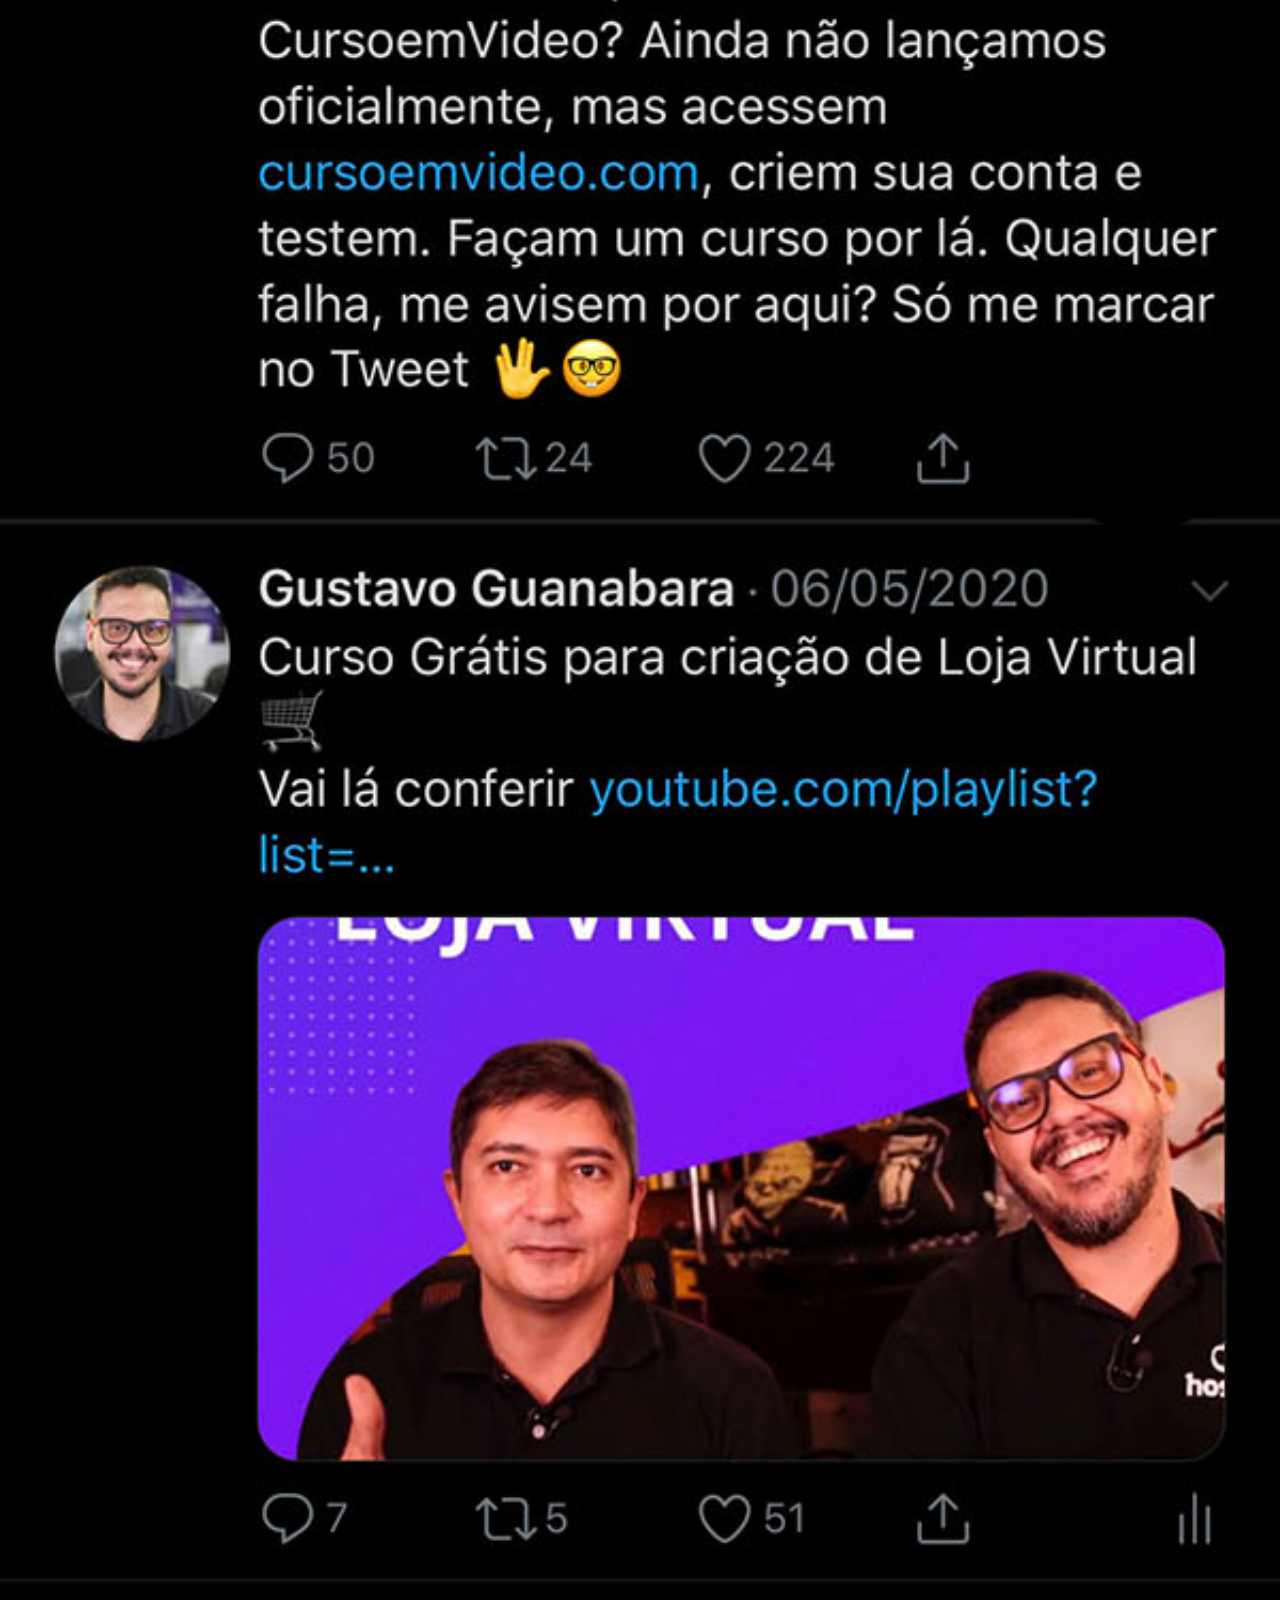
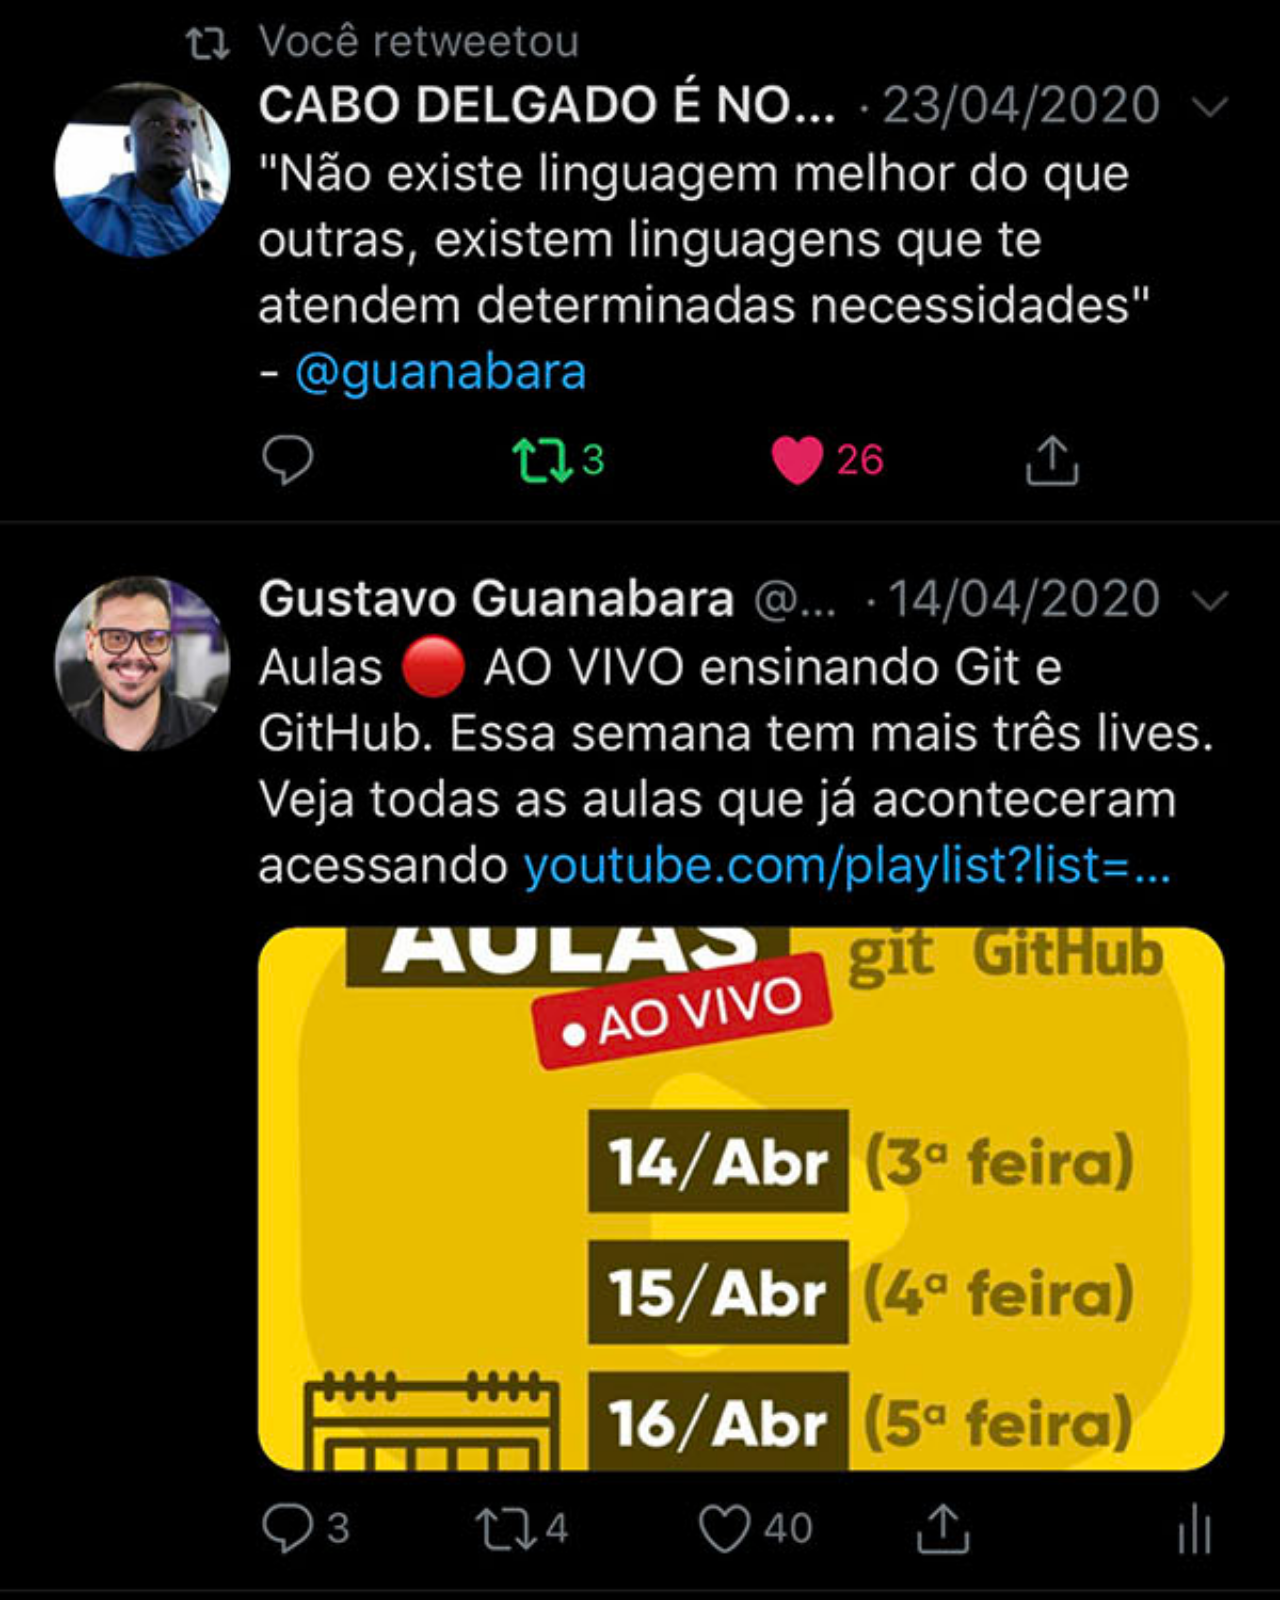
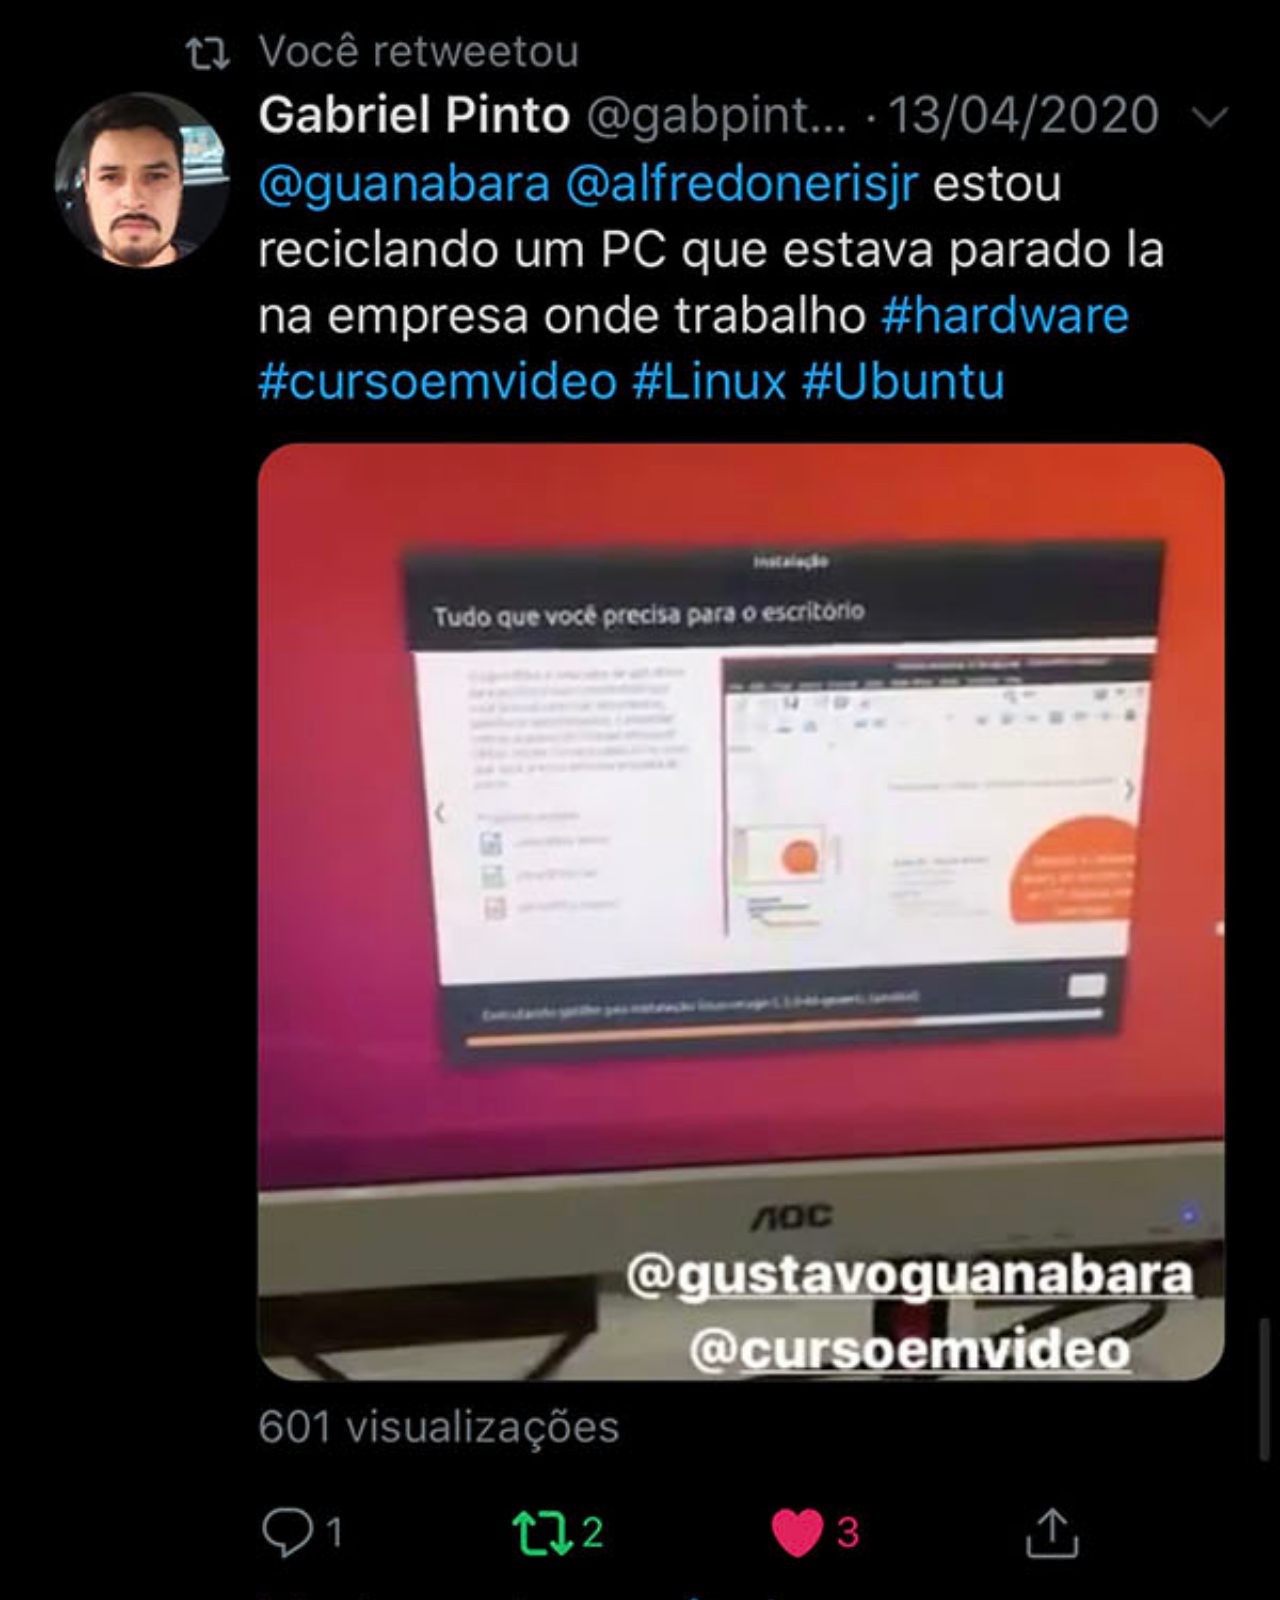
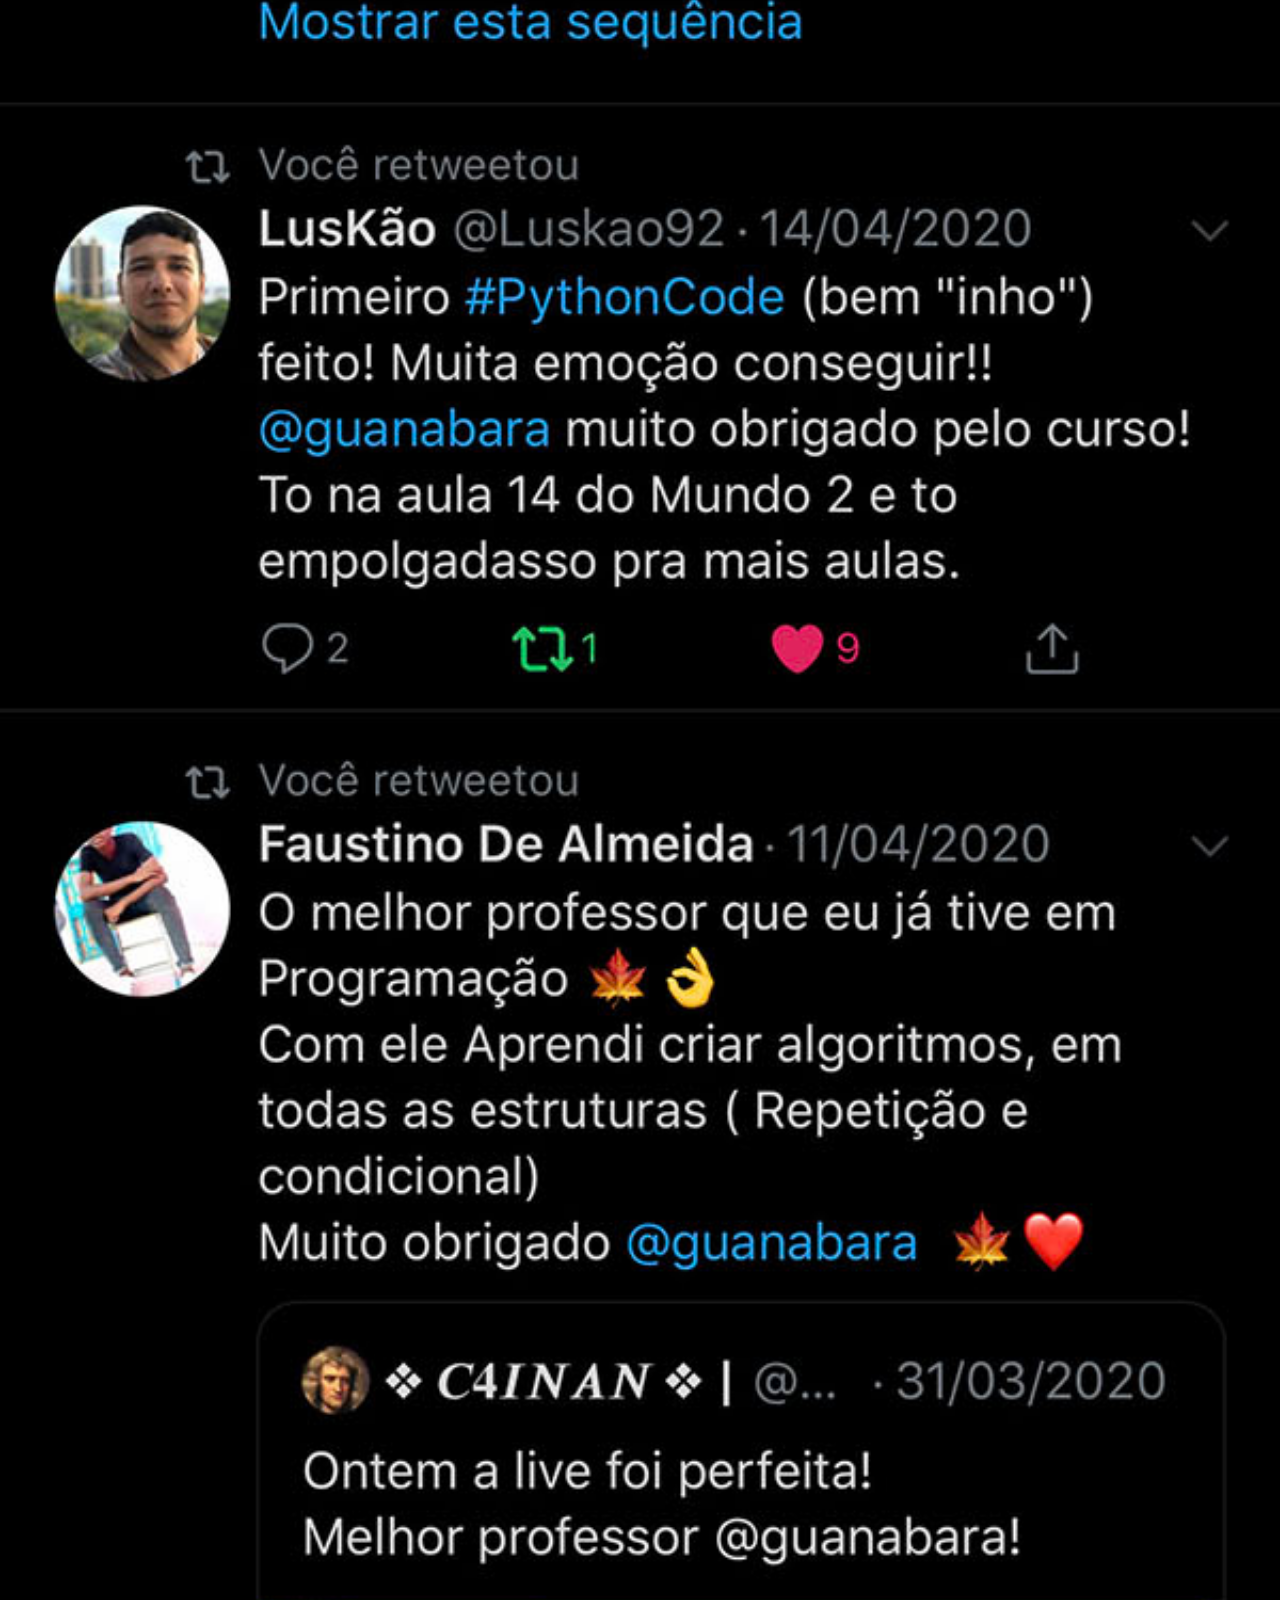
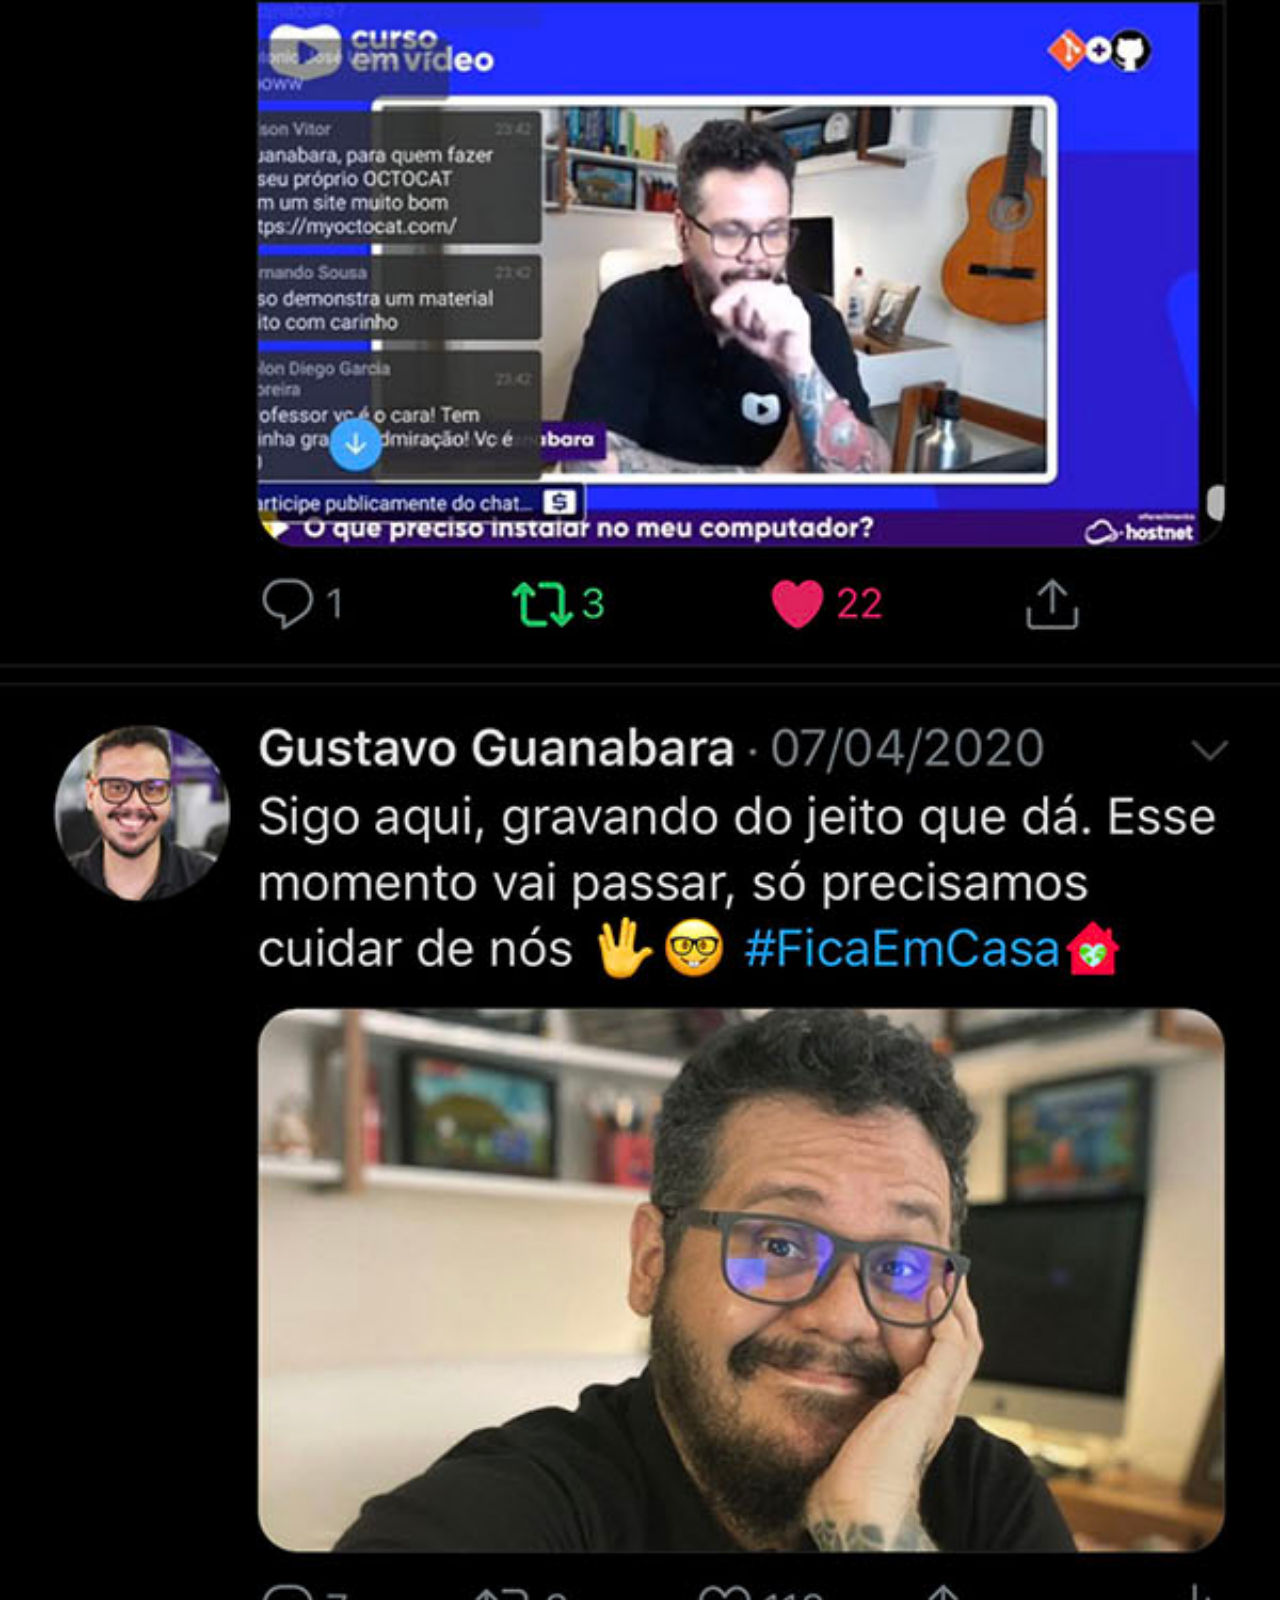
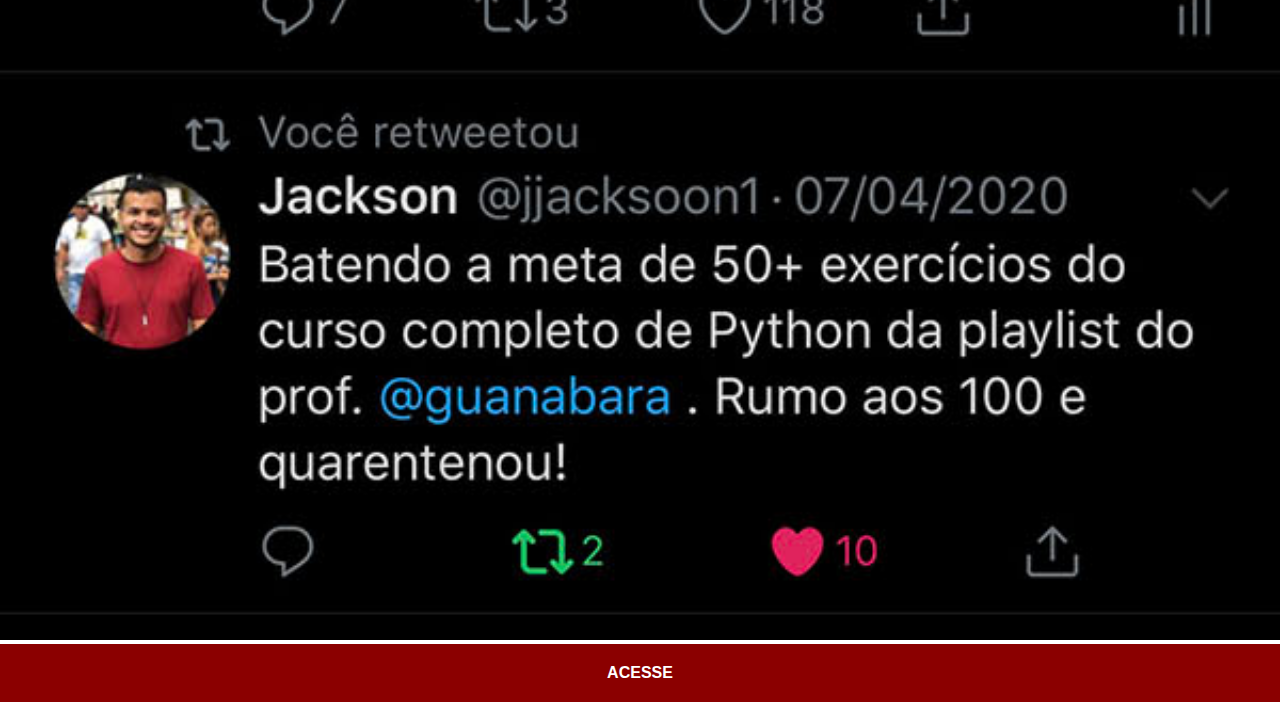
<file: twitter.html>
<!DOCTYPE html>
<html lang="pt-br">
<head>
    <meta charset="UTF-8">
    <meta name="viewport" content="width=device-width, initial-scale=1.0">
    <title>Twitter</title>
    <link rel="stylesheet" href="estilos/social.css">
</head>
<body>
    <img src="imagens/tela-twitter.jpg" alt="Twitter">
    <a href="https://twitter.com/guanabara" target="_blank">ACESSE</a>
</body>
</html>
</file>
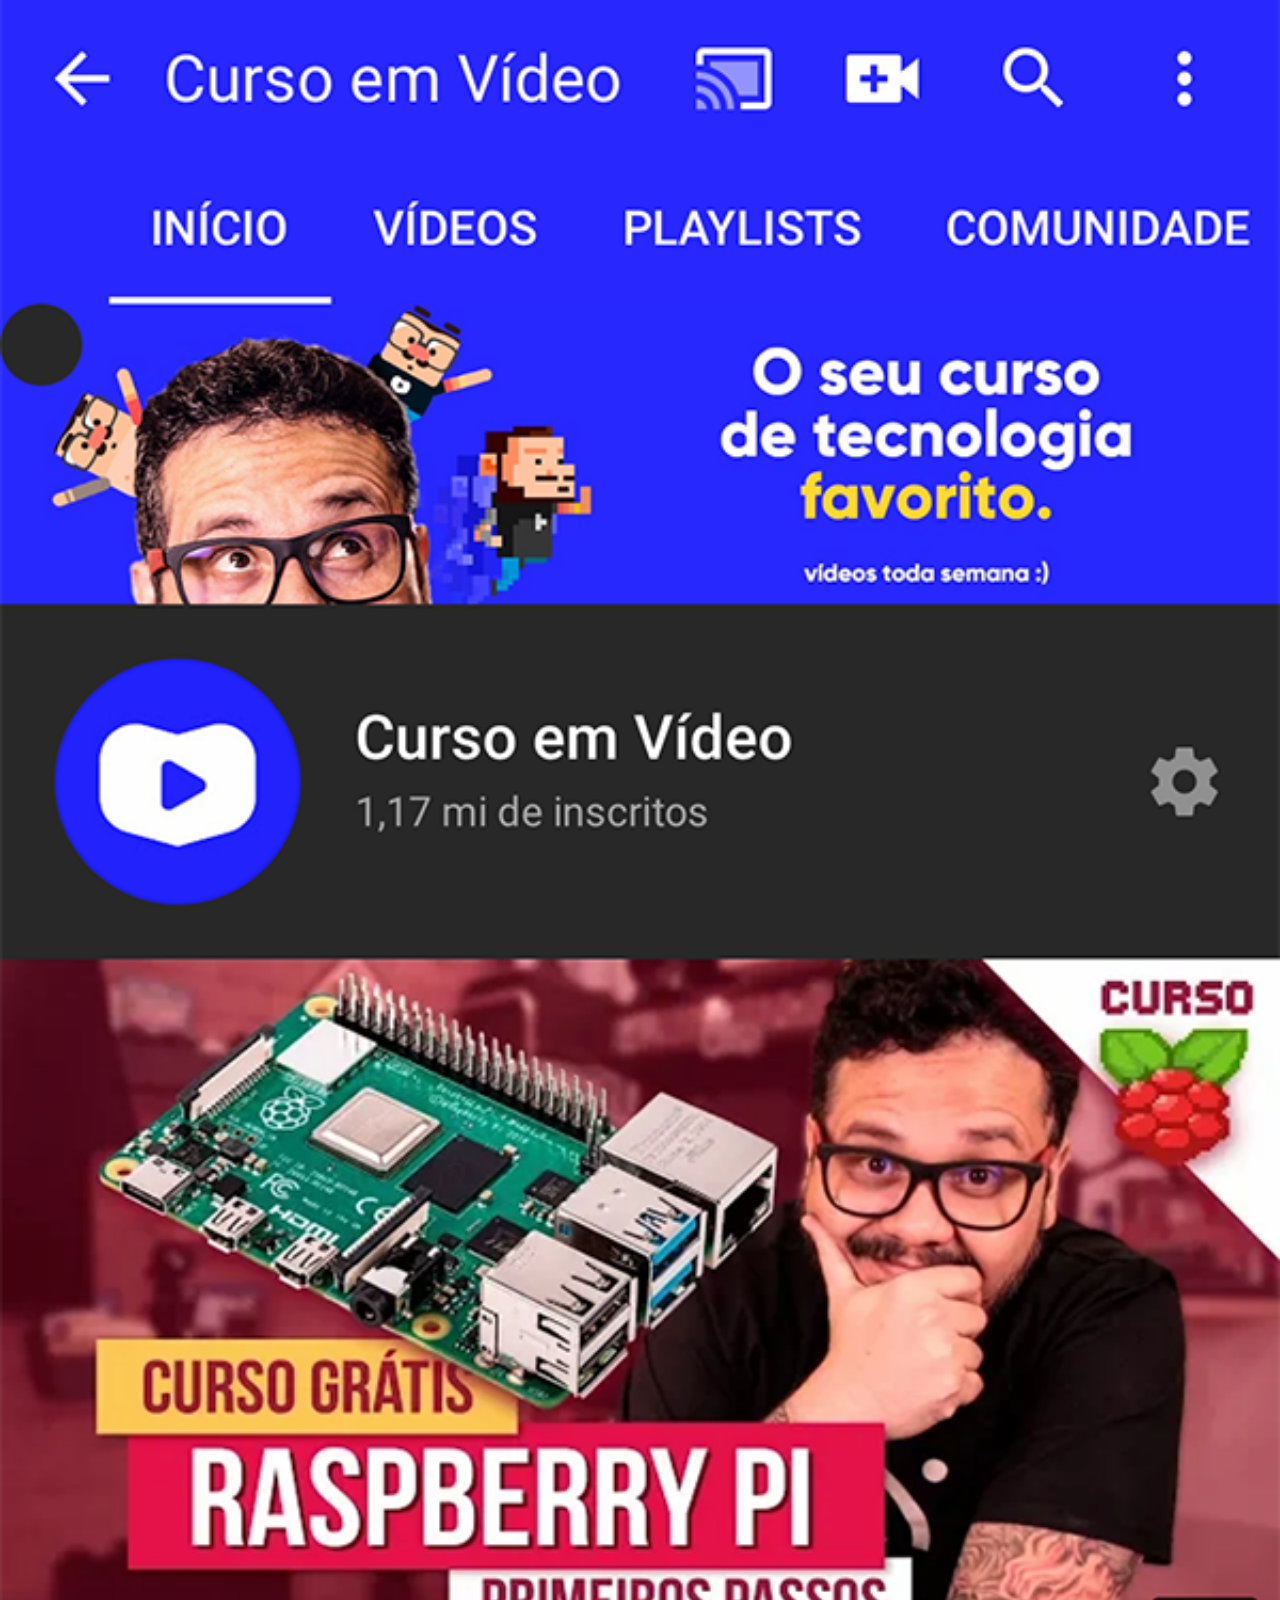
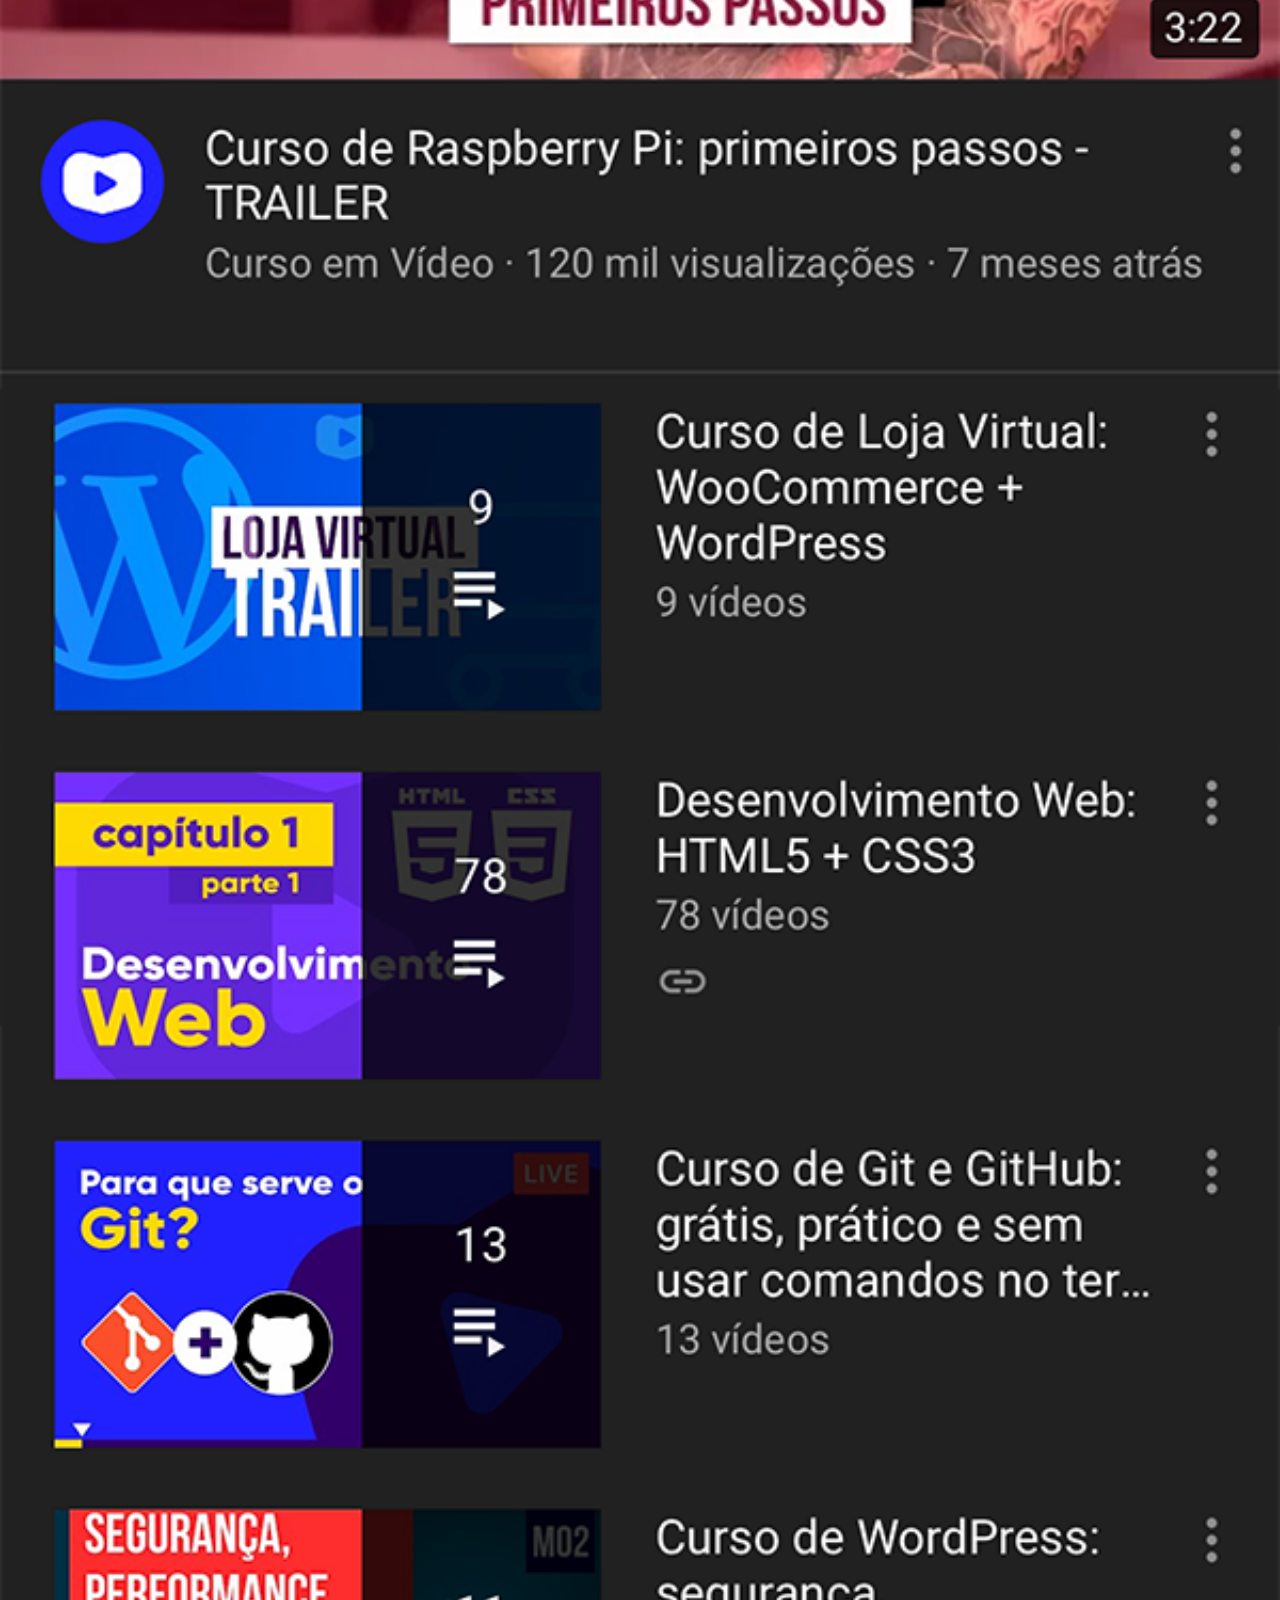
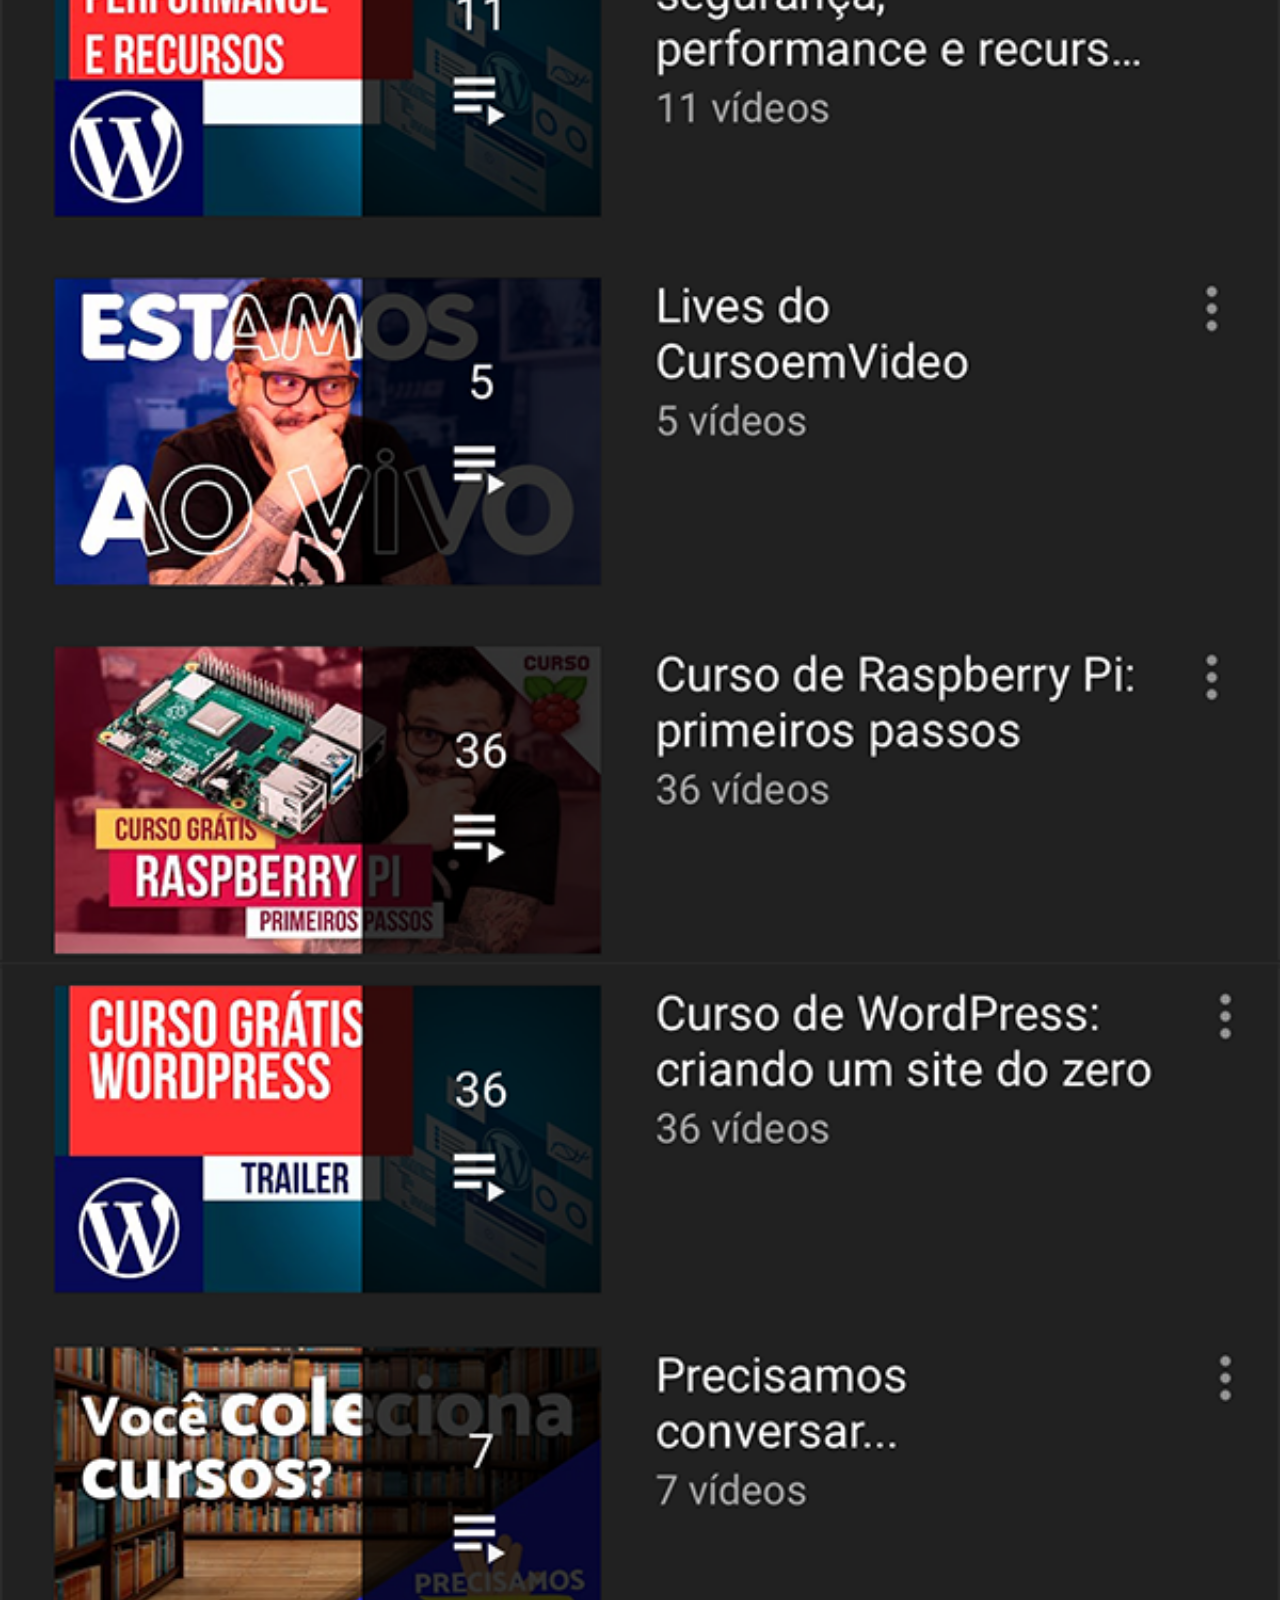
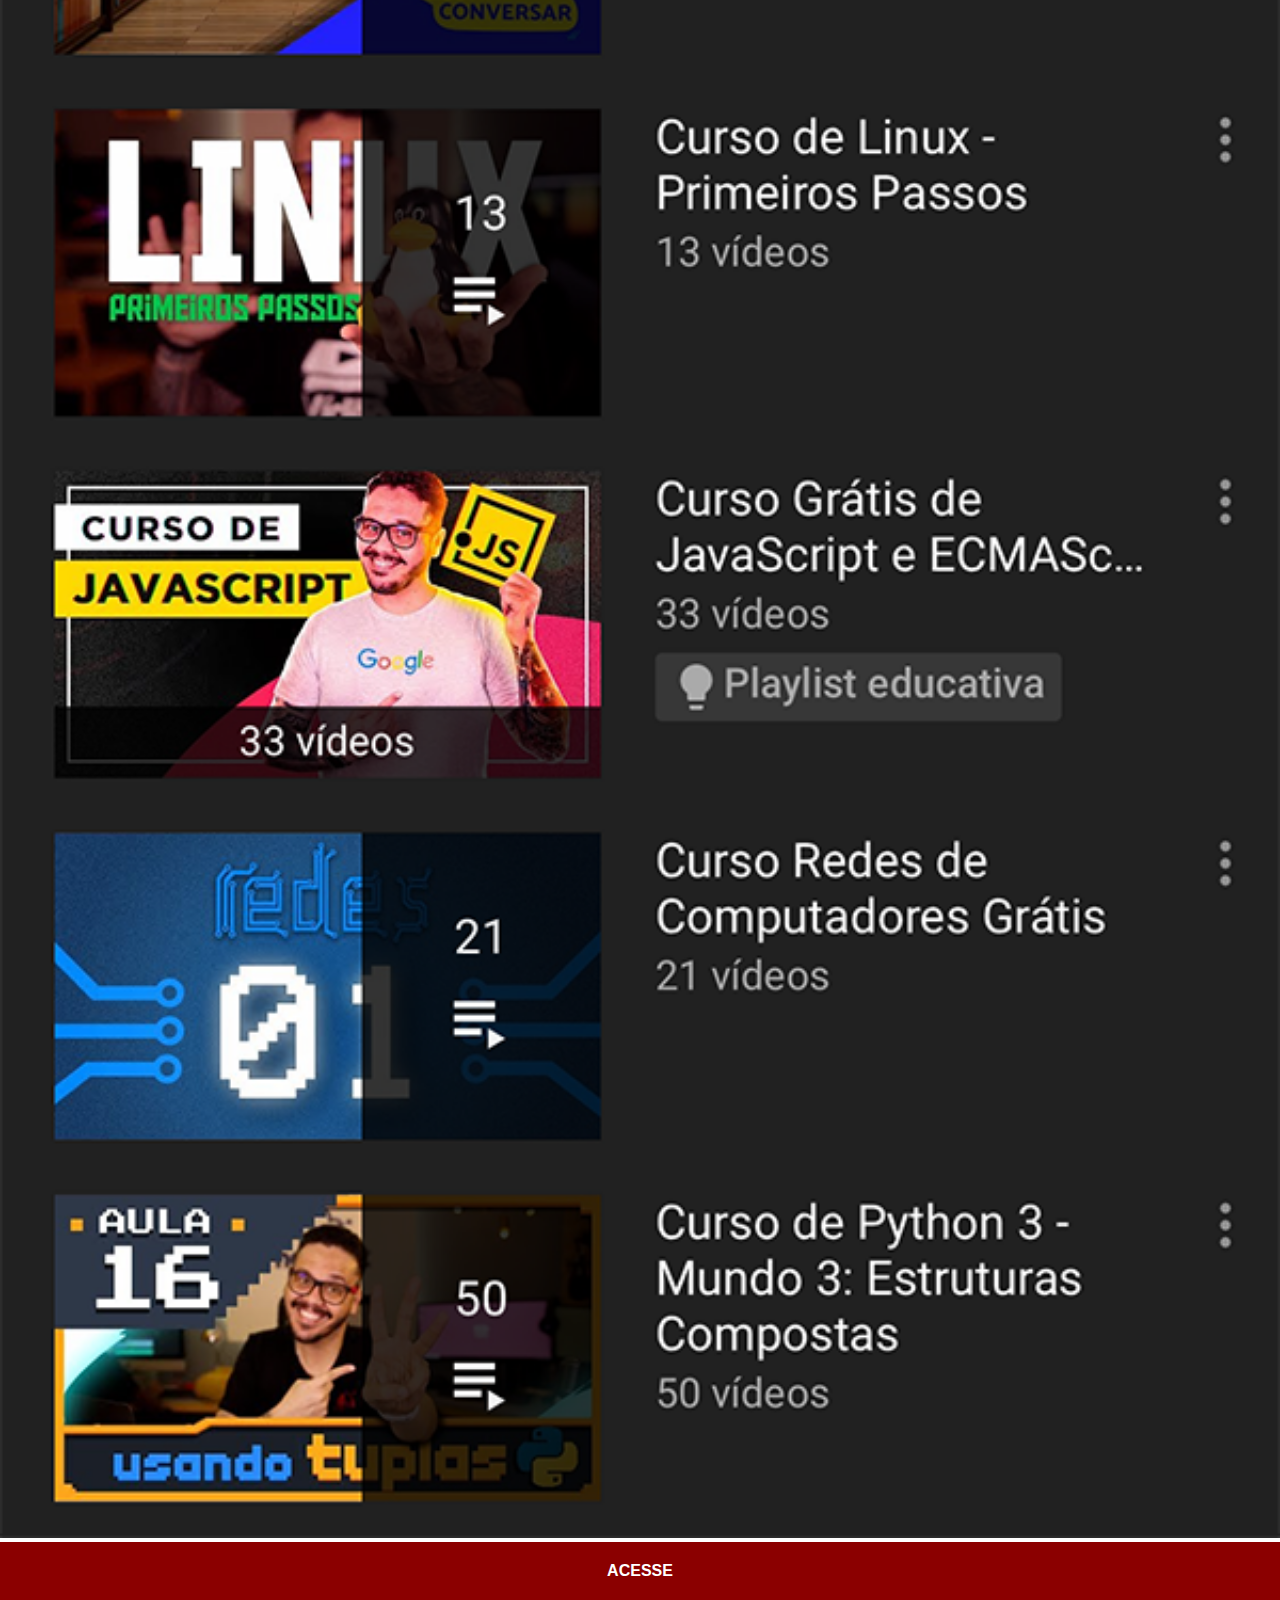
<file: youtube.html>
<!DOCTYPE html>
<html lang="pt-br">
<head>
    <meta charset="UTF-8">
    <meta name="viewport" content="width=device-width, initial-scale=1.0">
    <title>YouTube</title>
    <link rel="stylesheet" href="estilos/social.css">
</head>
<body>
    <img src="imagens/tela-youtube.png" alt="youtube">
    <a href="https://www.youtube.com/@CursoemVideo/playlists" target="_blank">ACESSE</a>
</body>
</html>
</file>
<file: estilos/style.css>
@charset "UTF-8";

*{
    margin: 0px;
    border: 0px;
    font-family: Arial, Helvetica, sans-serif;
}
html, body{
    height: 100vh;
    width: 100vw;
}
body{
    background: url('../imagens/fundo-madeira.jpg') no-repeat top center;
    background-size: cover;
    background-attachment: fixed;
}
main{
    height: 100vh;
    position: relative;
    width: 100%;
}
section#telefone{
    position: absolute;
    top: 50%;
    left: 50%;
    transform: translate(-50%, -50%);

    height: 627px;
    width: 311px;
    background: url('../imagens/frame-iphone.png') no-repeat;
}
iframe#tela{
    position: relative;
    top: 80px;
    left: 22px;
    width: 269px;
    height: 471px;
}
section#redes-sociais{
    text-align: right;
}
section#redes-sociais img{
    width: 50px;
    margin: 10px;
    border-radius: 50%;
    box-shadow: 2px 2px 5px rgba(0, 0, 0, 0.407);
    box-sizing: border-box;
}
section#redes-sociais img:hover{
    border: 1.5px solid white;
    cursor: pointer;
    transform: translate(-3px, -3px);
    box-shadow: 5px 5px 10px rgba(0, 0, 0, 0.626);
    transition: transform 0.5s, border 1s;
}
</file>
<file: estilos/social.css>
@charset "UTF-8";

*{
    margin: 0px;
    padding: 0px;
    font-family: Arial, Helvetica, sans-serif;
}
img{
    width: 100%;
    background-size: cover;
    cursor: pointer;
}
a{
    display: block;
    background-color: darkred;
    color: white;
    padding: 20px;
    text-align: center;
    font-weight: bolder;
    text-decoration: none;
    cursor: pointer;
}
a:hover{
    background-color: red;
}
</file>
